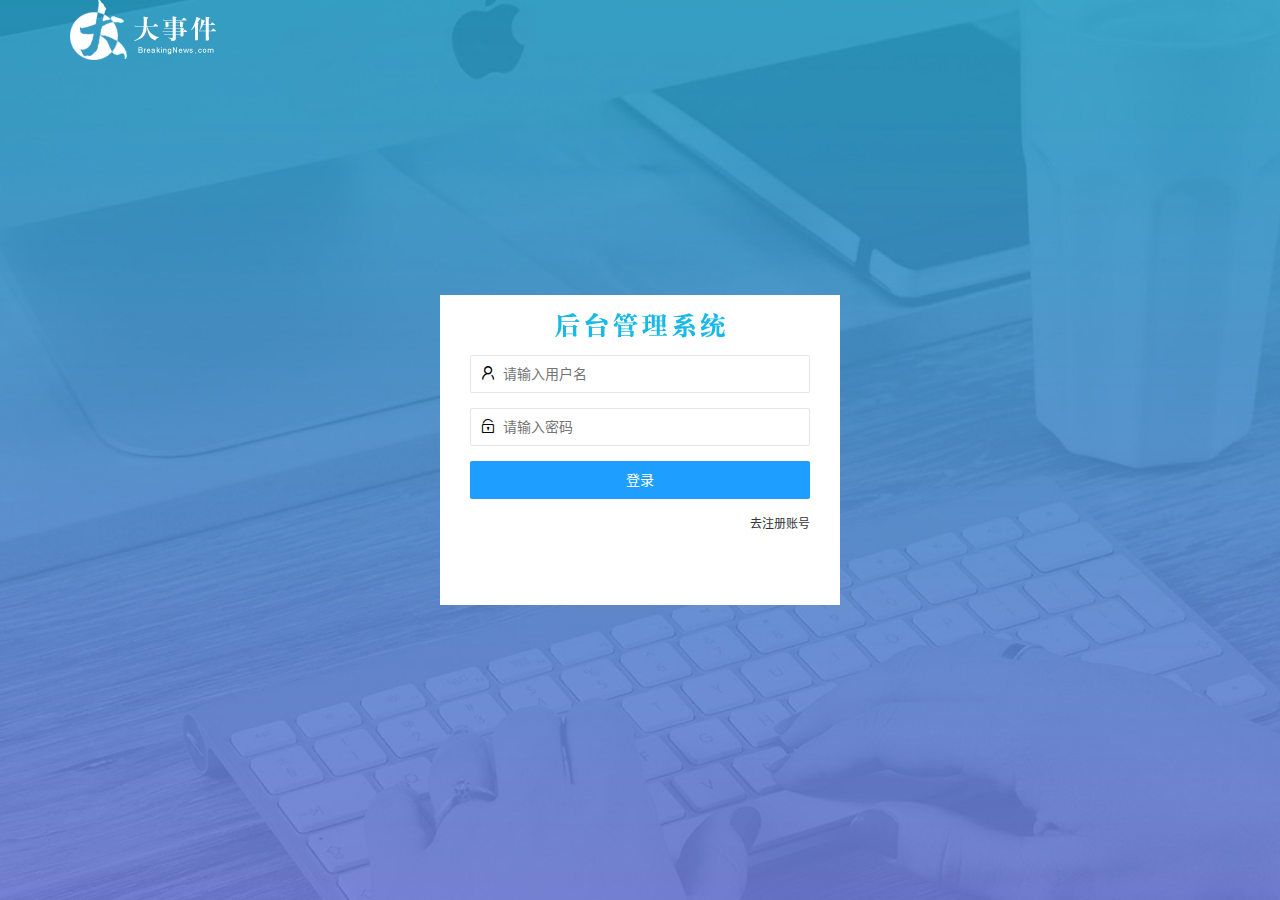
<file: login.html>
<!DOCTYPE html>
<html lang="zh-CN">

<head>
  <meta charset="UTF-8" />
  <meta name="viewport" content="width=device-width, initial-scale=1.0" />
  <link rel="stylesheet" href="/assets/lib/layui/css/layui.css" />
  <link rel="stylesheet" href="/assets/css/login.css" />
  <title>大事件登录页面</title>
</head>

<body>

  <body>
    <!-- 头部的 Logo 区域 -->
    <div class="layui-main">
      <img src="/assets/images/logo.png" alt="" />
    </div>
    <!-- 登录注册区域 -->
    <div class="loginAndRegBox">
      <div class="title-box"></div>
      <!-- 登录的div  -->
      <div class="login-box">
        <form class="layui-form" id="form_login">
          <div class="layui-form-item">
            <i class="layui-icon layui-icon-username"></i>
            <input type="text" name="username" required lay-verify="required" placeholder="请输入用户名" autocomplete="off"
              class="layui-input" />
          </div>
          <div class="layui-form-item">
            <i class="layui-icon layui-icon-password"></i>
            <input type="password" name="password" required lay-verify="required" placeholder="请输入密码" autocomplete="off"
              class="layui-input" />
          </div>
          <div class="layui-form-item">
            <button class="layui-btn layui-btn-fluid layui-btn-normal" lay-submit lay-filter="formDemo">
              登录
            </button>
          </div>
          <div class="layui-form-item links">
            <a href="#" id="link_reg">去注册账号</a>
          </div>
        </form>
      </div>
      <!-- 注册的div -->
      <div class="reg-box">
        <form class="layui-form" id="form_reg">
          <div class="layui-form-item">
            <i class="layui-icon layui-icon-username"></i>
            <input type="text" name="username" required lay-verify="required" placeholder="请输入用户名" autocomplete="off"
              class="layui-input" />
          </div>
          <div class="layui-form-item">
            <i class="layui-icon layui-icon-password"></i>
            <input type="password" name="password" required lay-verify="required|pwd" placeholder="请输入密码"
              autocomplete="off" class="layui-input" />
          </div>
          <div class="layui-form-item">
            <i class="layui-icon layui-icon-password"></i>
            <input type="password" name="repassword" required lay-verify="required|pwd|repwd" placeholder="再次确认密码"
              autocomplete="off" class="layui-input" />
          </div>
          <div class="layui-form-item">
            <button class="layui-btn layui-btn-fluid layui-btn-normal" lay-submit lay-filter="formDemo">
              注册
            </button>
          </div>
          <div class="layui-form-item links">
            <a href="#" id="link_login">去登录</a>
          </div>
        </form>
      </div>
    </div>
  </body>
  <script src="/assets/lib/jquery.js"></script>
  <script src="/assets/lib/layui/layui.all.js"></script>
  <script src="/assets/js/baseAPI.js"></script>
  <script src="/assets/js/login.js"></script>
</body>

</html>
</file>
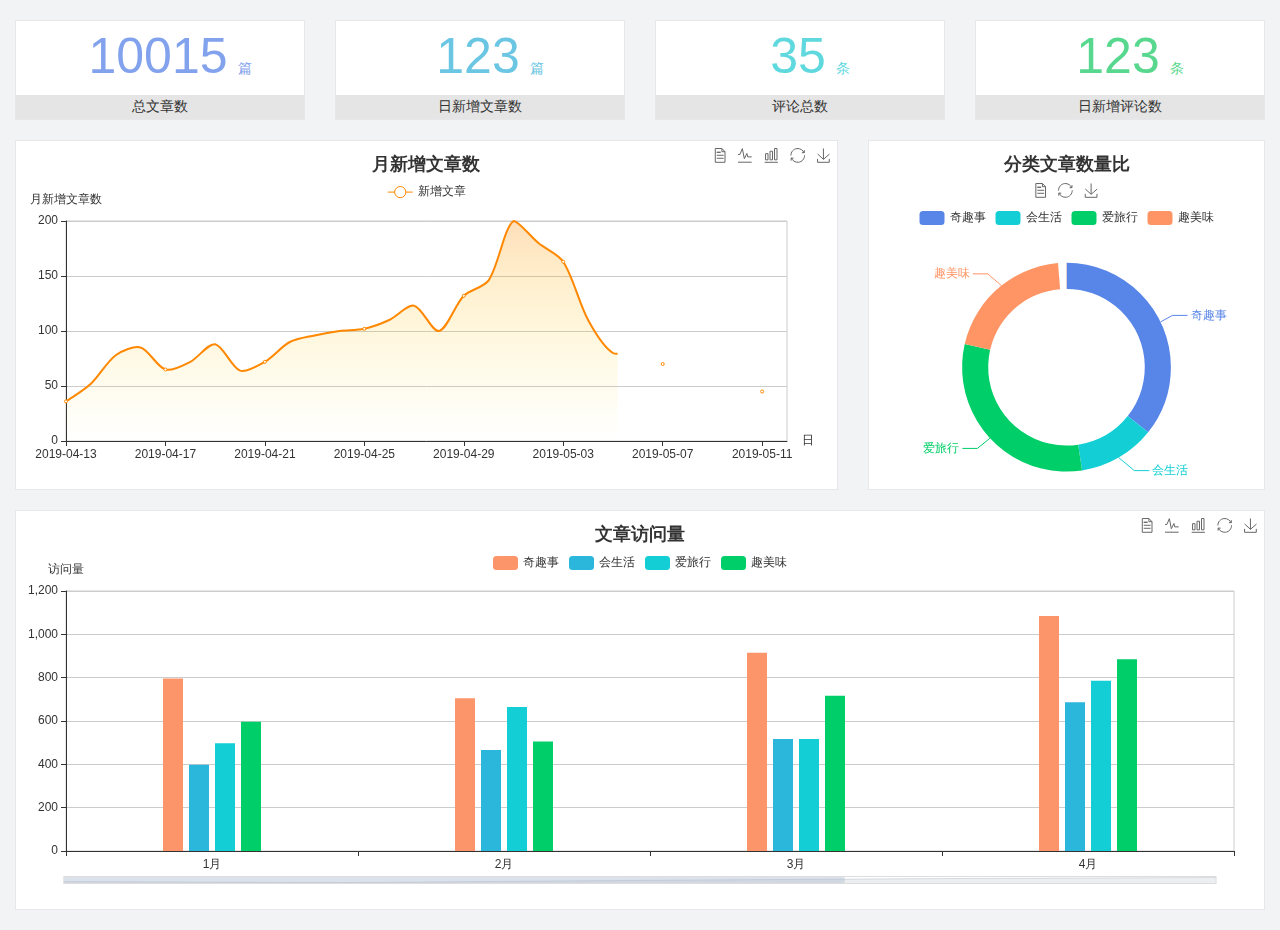
<file: home/dashboard.html>
<!DOCTYPE html>
<html lang="en">

<head>
  <meta charset="UTF-8">
  <meta name="viewport" content="width=device-width, initial-scale=1.0">
  <meta http-equiv="X-UA-Compatible" content="ie=edge">
  <title>图表统计</title>
  <link rel="stylesheet" href="../../assets/lib/bootstrap.css" />
  <link rel="stylesheet" href="../../assets/lib/main.css" />
  <script src="../../assets/lib/jquery.js"></script>
  <script type="text/javascript" src="../../assets/lib/echarts.min.js"></script>
</head>

<body>
  <div class="container-fluid">
    <div class="row spannel_list">
      <div class="col-sm-3 col-xs-6">
        <div class="spannel">
          <em>10015</em><span>篇</span>
          <b>总文章数</b>
        </div>
      </div>
      <div class="col-sm-3 col-xs-6">
        <div class="spannel scolor01">
          <em>123</em><span>篇</span>
          <b>日新增文章数</b>
        </div>
      </div>
      <div class="col-sm-3 col-xs-6">
        <div class="spannel scolor02">
          <em>35</em><span>条</span>
          <b>评论总数</b>
        </div>
      </div>
      <div class="col-sm-3 col-xs-6">
        <div class="spannel scolor03">
          <em>123</em><span>条</span>
          <b>日新增评论数</b>
        </div>
      </div>
    </div>
  </div>

  <div class="container-fluid">
    <div class="row curve-pie">
      <div class="col-lg-8 col-md-8">
        <div class="gragh_pannel" id="curve_show"></div>
      </div>
      <div class="col-lg-4 col-md-4">
        <div class="gragh_pannel" id="pie_show"></div>
      </div>
    </div>
  </div>

  <div class="container-fluid">
    <div class="column_pannel" id="column_show"></div>
  </div>

  <script>
    var oChart = echarts.init(document.getElementById('curve_show'));
    var aList_all = [
      { 'count': 36, 'date': '2019-04-13' },
      { 'count': 52, 'date': '2019-04-14' },
      { 'count': 78, 'date': '2019-04-15' },
      { 'count': 85, 'date': '2019-04-16' },
      { 'count': 65, 'date': '2019-04-17' },
      { 'count': 72, 'date': '2019-04-18' },
      { 'count': 88, 'date': '2019-04-19' },
      { 'count': 64, 'date': '2019-04-20' },
      { 'count': 72, 'date': '2019-04-21' },
      { 'count': 90, 'date': '2019-04-22' },
      { 'count': 96, 'date': '2019-04-23' },
      { 'count': 100, 'date': '2019-04-24' },
      { 'count': 102, 'date': '2019-04-25' },
      { 'count': 110, 'date': '2019-04-26' },
      { 'count': 123, 'date': '2019-04-27' },
      { 'count': 100, 'date': '2019-04-28' },
      { 'count': 132, 'date': '2019-04-29' },
      { 'count': 146, 'date': '2019-04-30' },
      { 'count': 200, 'date': '2019-05-01' },
      { 'count': 180, 'date': '2019-05-02' },
      { 'count': 163, 'date': '2019-05-03' },
      { 'count': 110, 'date': '2019-05-04' },
      { 'count': 80, 'date': '2019-05-05' },
      { 'count': 82, 'date': '2019-05-06' },
      { 'count': 70, 'date': '2019-05-07' },
      { 'count': 65, 'date': '2019-05-08' },
      { 'count': 54, 'date': '2019-05-09' },
      { 'count': 40, 'date': '2019-05-10' },
      { 'count': 45, 'date': '2019-05-11' },
      { 'count': 38, 'date': '2019-05-12' },
    ];

    let aCount = [];
    let aDate = [];

    for (var i = 0; i < aList_all.length; i++) {
      aCount.push(aList_all[i].count);
      aDate.push(aList_all[i].date);
    }

    var chartopt = {
      title: {
        text: '月新增文章数',
        left: 'center',
        top: '10'
      },
      tooltip: {
        trigger: 'axis'
      },
      legend: {
        data: ['新增文章'],
        top: '40'
      },
      toolbox: {
        show: true,
        feature: {
          mark: { show: true },
          dataView: { show: true, readOnly: false },
          magicType: { show: true, type: ['line', 'bar'] },
          restore: { show: true },
          saveAsImage: { show: true }
        }
      },
      calculable: true,
      xAxis: [
        {
          name: '日',
          type: 'category',
          boundaryGap: false,
          data: aDate
        }
      ],
      yAxis: [
        {
          name: '月新增文章数',
          type: 'value'
        }
      ],
      series: [
        {
          name: '新增文章',
          type: 'line',
          smooth: true,
          itemStyle: { normal: { areaStyle: { type: 'default' }, color: '#f80' }, lineStyle: { color: '#f80' } },
          data: aCount
        }],
      areaStyle: {
        normal: {
          color: new echarts.graphic.LinearGradient(0, 0, 0, 1, [{
            offset: 0,
            color: 'rgba(255,136,0,0.39)'
          }, {
            offset: .34,
            color: 'rgba(255,180,0,0.25)'
          }, {
            offset: 1,
            color: 'rgba(255,222,0,0.00)'
          }])

        }
      },
      grid: {
        show: true,
        x: 50,
        x2: 50,
        y: 80,
        height: 220
      }
    };

    oChart.setOption(chartopt);


    var oPie = echarts.init(document.getElementById('pie_show'));
    var oPieopt =
    {
      title: {
        top: 10,
        text: '分类文章数量比',
        x: 'center'
      },
      tooltip: {
        trigger: 'item',
        formatter: "{a} <br/>{b} : {c} ({d}%)"
      },
      color: ['#5885e8', '#13cfd5', '#00ce68', '#ff9565'],
      legend: {
        x: 'center',
        top: 65,
        data: ['奇趣事', '会生活', '爱旅行', '趣美味']
      },
      toolbox: {
        show: true,
        x: 'center',
        top: 35,
        feature: {
          mark: { show: true },
          dataView: { show: true, readOnly: false },
          magicType: {
            show: true,
            type: ['pie', 'funnel'],
            option: {
              funnel: {
                x: '25%',
                width: '50%',
                funnelAlign: 'left',
                max: 1548
              }
            }
          },
          restore: { show: true },
          saveAsImage: { show: true }
        }
      },
      calculable: true,
      series: [
        {
          name: '访问来源',
          type: 'pie',
          radius: ['45%', '60%'],
          center: ['50%', '65%'],
          data: [
            { value: 300, name: '奇趣事' },
            { value: 100, name: '会生活' },
            { value: 260, name: '爱旅行' },
            { value: 180, name: '趣美味' }
          ]
        }
      ]
    };
    oPie.setOption(oPieopt);



    var oColumn = this.echarts.init(document.getElementById('column_show'));
    var oColumnopt =
    {
      title: {
        text: '文章访问量',
        left: 'center',
        top: '10'
      },
      tooltip: {
        trigger: 'axis'
      },
      legend: {
        data: ['奇趣事', '会生活', '爱旅行', '趣美味'],
        top: '40'
      },
      toolbox: {
        show: true,
        feature: {
          mark: { show: true },
          dataView: { show: true, readOnly: false },
          magicType: { show: true, type: ['line', 'bar'] },
          restore: { show: true },
          saveAsImage: { show: true }
        }
      },
      calculable: true,
      xAxis: [
        {
          type: 'category',
          data: ['1月', '2月', '3月', '4月', '5月']
        }
      ],
      yAxis: [
        {
          name: '访问量',
          type: 'value'
        }
      ],
      series: [
        {
          name: '奇趣事',
          type: 'bar',
          barWidth: 20,
          itemStyle: {
            normal: { areaStyle: { type: 'default' }, color: '#fd956a' }
          },
          data: [800, 708, 920, 1090, 1200]
        },
        {
          name: '会生活',
          type: 'bar',
          barWidth: 20,
          itemStyle: {
            normal: { areaStyle: { type: 'default' }, color: '#2bb6db' }
          },
          data: [400, 468, 520, 690, 800]
        },
        {
          name: '爱旅行',
          type: 'bar',
          barWidth: 20,
          itemStyle: {
            normal: { areaStyle: { type: 'default' }, color: '#13cfd5' }
          },
          data: [500, 668, 520, 790, 900]
        },
        {
          name: '趣美味',
          type: 'bar',
          barWidth: 20,
          itemStyle: {
            normal: { areaStyle: { type: 'default' }, color: '#00ce68' }
          },
          data: [600, 508, 720, 890, 1000]
        }
      ],
      grid: {
        show: true,
        x: 50,
        x2: 30,
        y: 80,
        height: 260
      },
      dataZoom: [//给x轴设置滚动条
        {
          start: 0,//默认为0
          end: 100 - 1000 / 31,//默认为100
          type: 'slider',
          show: true,
          xAxisIndex: [0],
          handleSize: 0,//滑动条的 左右2个滑动条的大小
          height: 8,//组件高度
          left: 45, //左边的距离
          right: 50,//右边的距离
          bottom: 26,//右边的距离
          handleColor: '#ddd',//h滑动图标的颜色
          handleStyle: {
            borderColor: "#cacaca",
            borderWidth: "1",
            shadowBlur: 2,
            background: "#ddd",
            shadowColor: "#ddd",
          }
        }]
    };
    oColumn.setOption(oColumnopt);
  </script>
</body>

</html>
</file>
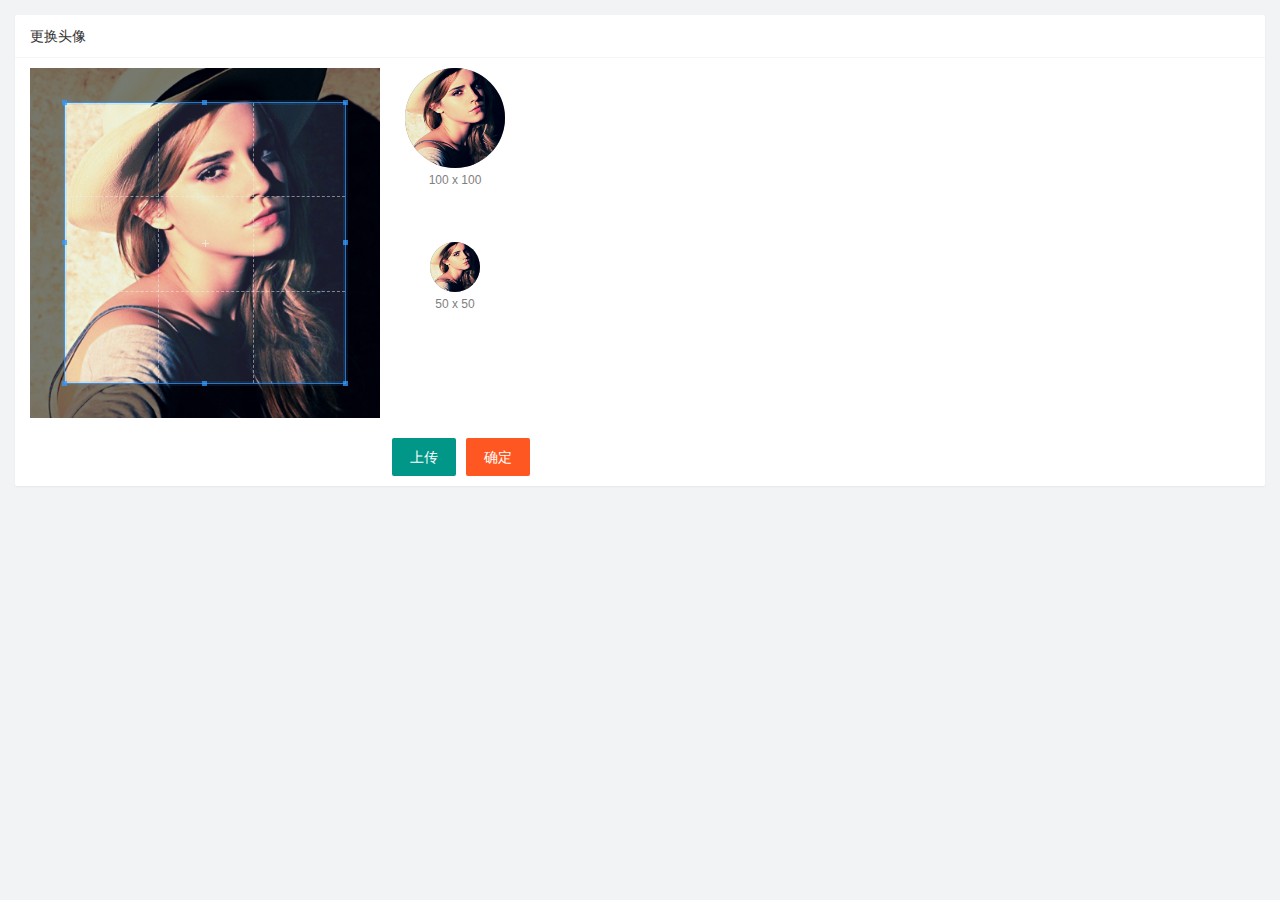
<file: user/user_avatar.html>
<!DOCTYPE html>
<html lang="en">
  <head>
    <meta charset="UTF-8" />
    <meta name="viewport" content="width=device-width, initial-scale=1.0" />
    <title>Document</title>
    <link rel="stylesheet" href="/assets/lib/layui/css/layui.css" />
    <link rel="stylesheet" href="/assets/lib/cropper/cropper.css" />
    <link rel="stylesheet" href="/assets/css/user/user_avatar.css" />
  </head>
  <body>
    <!-- 卡片区域 -->
    <div class="layui-card">
      <div class="layui-card-header">更换头像</div>
      <div class="layui-card-body">
        <!-- 第一行的图片裁剪和预览区域 -->
<div class="row1">
    <!-- 图片裁剪区域 -->
    <div class="cropper-box">
    <!-- 这个 img 标签很重要，将来会把它初始化为裁剪区域 -->
    <img id="image" src="/assets/images/sample.jpg" />
    </div>
    <!-- 图片的预览区域 -->
    <div class="preview-box">
    <div>
    <!-- 宽高为 100px 的预览区域 -->
    <div class="img-preview w100"></div>
    <p class="size">100 x 100</p>
    </div>
    <div>
    <!-- 宽高为 50px 的预览区域 -->
    <div class="img-preview w50"></div>
    <p class="size">50 x 50</p>
    </div>
    </div>
    </div
    <!-- 第二行的按钮区域 -->
    <div class="row2">
     <input type="file" id="file" accept="image/png,image/jpeg" />
    <button type="button" class="layui-btn" id="btnChooseImage">上传</button>
    <button type="button" class="layui-btn layui-btn-danger" id="btnUpload">确定</button>
    </div>
      </div>
    </div>
  </body>
  <script src="/assets/lib/jquery.js"></script>
  <script src="/assets/lib/cropper/Cropper.js"></script>
  <script src="/assets/lib/cropper/jquery-cropper.js"></script>
  <script src="/assets/lib/layui/layui.all.js"></script>
  <script src="/assets/js/baseAPI.js"></script>
  <script src="/assets/js/user/user_avatar.js"></script>
</html>
</file>
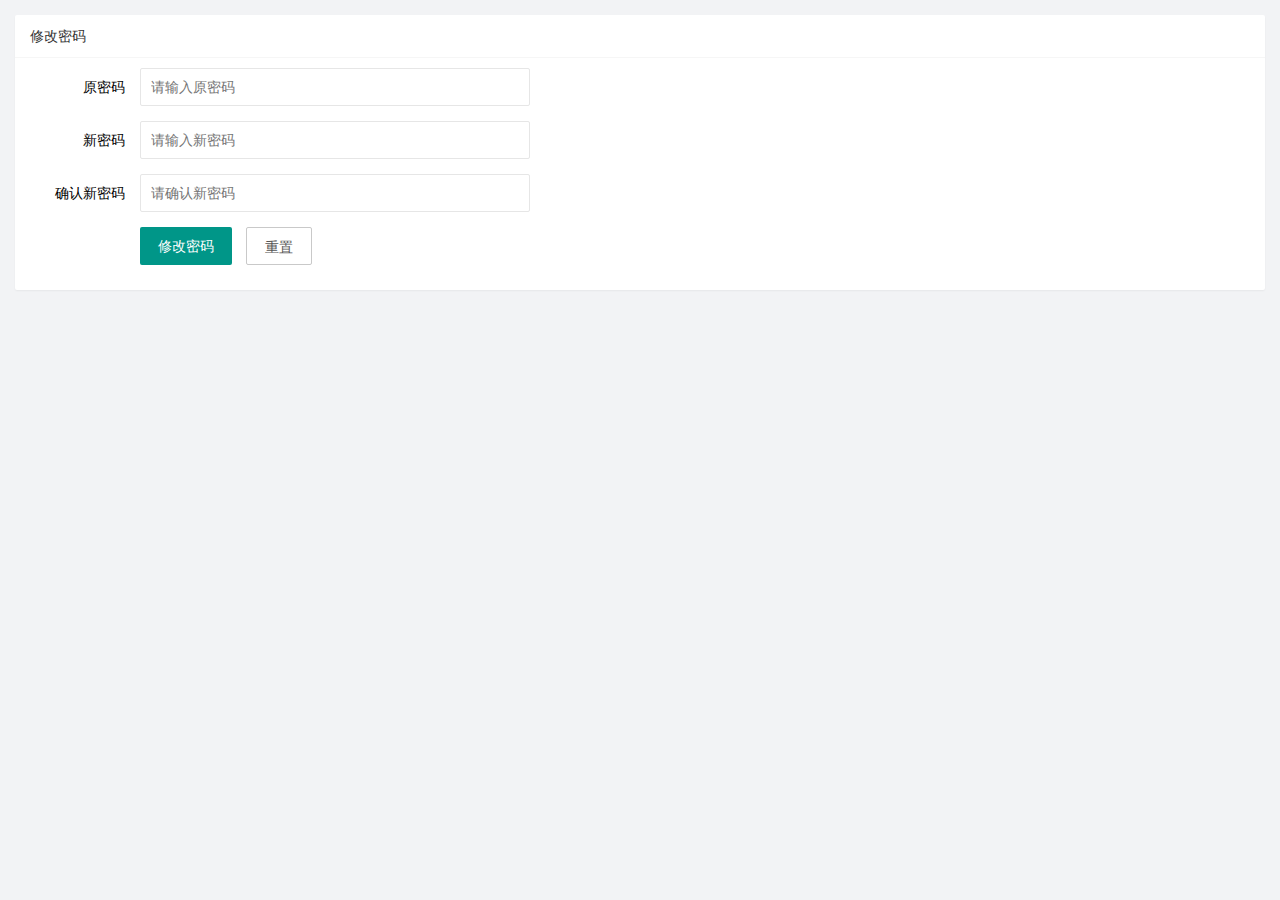
<file: user/user_pwd.html>
<!DOCTYPE html>
<html lang="en">
  <head>
    <meta charset="UTF-8" />
    <meta name="viewport" content="width=device-width, initial-scale=1.0" />
    <title>Document</title>
    <link rel="stylesheet" href="/assets/lib/layui/css/layui.css" />
    <link rel="stylesheet" href="/assets/css/user/user_pwd.css" />
  </head>
  <body>
    <!-- 卡片区域 -->
    <div class="layui-card">
      <div class="layui-card-header">修改密码</div>
      <div class="layui-card-body">
        <form class="layui-form">
          <div class="layui-form-item">
            <label class="layui-form-label">原密码</label>
            <div class="layui-input-block">
              <input
                type="password"
                name="oldPwd"
                required
                lay-verify="required|pwd"
                placeholder="请输入原密码"
                autocomplete="off"
                class="layui-input"
              />
            </div>
          </div>
          <div class="layui-form-item">
            <label class="layui-form-label">新密码</label>
            <div class="layui-input-block">
              <input
                type="password"
                name="newPwd"
                required
                lay-verify="required|pwd|samePwd"
                placeholder="请输入新密码"
                autocomplete="off"
                class="layui-input"
              />
            </div>
          </div>
          <div class="layui-form-item">
            <label class="layui-form-label">确认新密码</label>
            <div class="layui-input-block">
              <input
                type="password"
                name="rePwd"
                required
                lay-verify="required|pwd|rePwd"
                placeholder="请确认新密码"
                autocomplete="off"
                class="layui-input"
              />
            </div>
          </div>
          <div class="layui-form-item">
            <div class="layui-input-block">
              <button class="layui-btn" lay-submit lay-filter="formDemo">
                修改密码
              </button>
              <button type="reset" class="layui-btn layui-btn-primary">
                重置
              </button>
            </div>
          </div>
        </form>
      </div>
    </div>
  </body>
  <!-- 导入 layui 的 js -->
  <script src="/assets/lib/layui/layui.all.js"></script>
  <!-- 导入 jQuery -->
  <script src="/assets/lib/jquery.js"></script>
  <!-- 导入 baseAPI -->
  <script src="/assets/js/baseAPI.js"></script>
  <!-- 导入自己的 js -->
  <script src="/assets/js/user/user_pwd.js"></script>
</html>
</file>
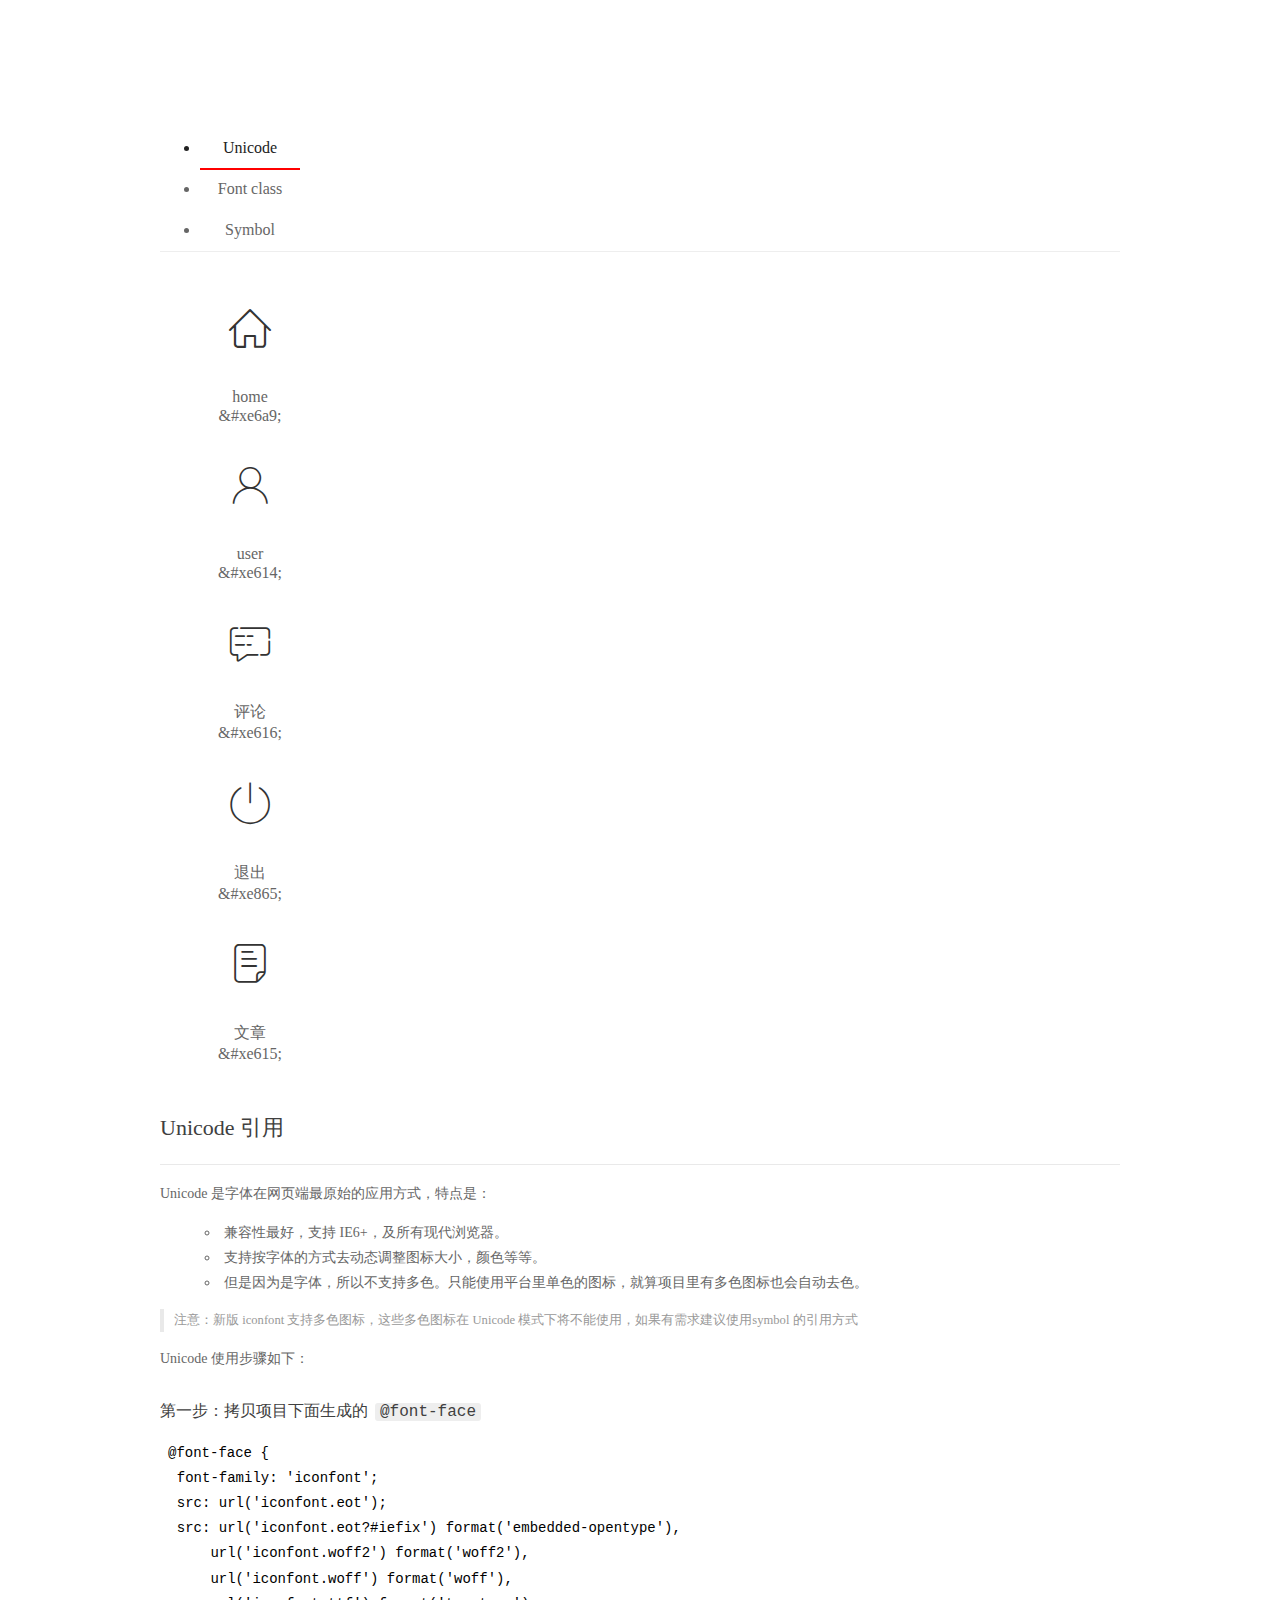
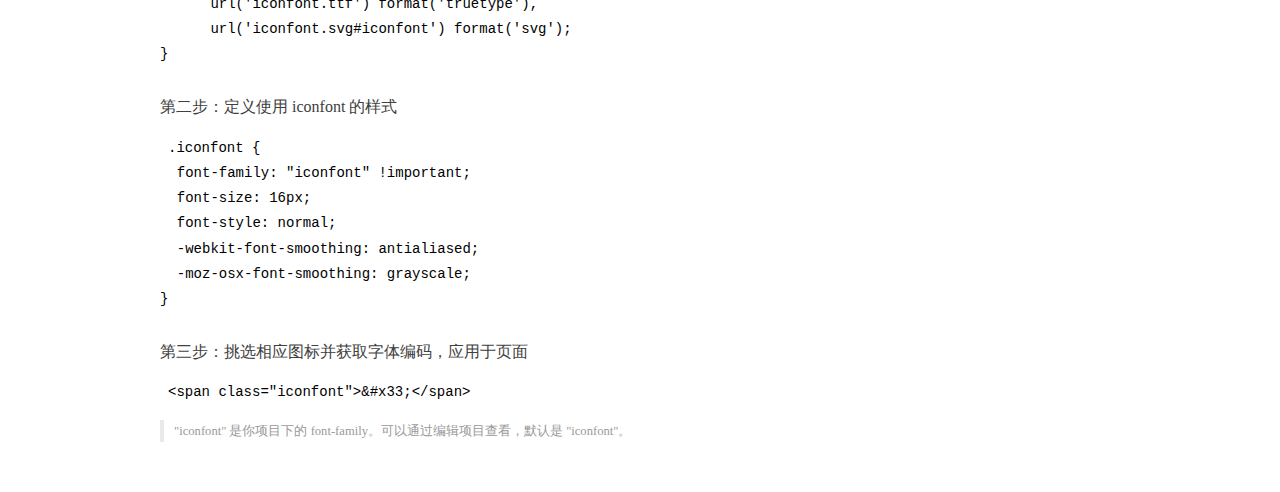
<file: assets/fonts/demo_index.html>
<!DOCTYPE html>
<html>
<head>
  <meta charset="utf-8"/>
  <title>IconFont Demo</title>
  <link rel="shortcut icon" href="https://gtms04.alicdn.com/tps/i4/TB1_oz6GVXXXXaFXpXXJDFnIXXX-64-64.ico" type="image/x-icon"/>
  <link rel="stylesheet" href="https://g.alicdn.com/thx/cube/1.3.2/cube.min.css">
  <link rel="stylesheet" href="demo.css">
  <link rel="stylesheet" href="iconfont.css">
  <script src="iconfont.js"></script>
  <!-- jQuery -->
  <script src="https://a1.alicdn.com/oss/uploads/2018/12/26/7bfddb60-08e8-11e9-9b04-53e73bb6408b.js"></script>
  <!-- 代码高亮 -->
  <script src="https://a1.alicdn.com/oss/uploads/2018/12/26/a3f714d0-08e6-11e9-8a15-ebf944d7534c.js"></script>
</head>
<body>
  <div class="main">
    <h1 class="logo"><a href="https://www.iconfont.cn/" title="iconfont 首页" target="_blank">&#xe86b;</a></h1>
    <div class="nav-tabs">
      <ul id="tabs" class="dib-box">
        <li class="dib active"><span>Unicode</span></li>
        <li class="dib"><span>Font class</span></li>
        <li class="dib"><span>Symbol</span></li>
      </ul>
      
    </div>
    <div class="tab-container">
      <div class="content unicode" style="display: block;">
          <ul class="icon_lists dib-box">
          
            <li class="dib">
              <span class="icon iconfont">&#xe6a9;</span>
                <div class="name">home</div>
                <div class="code-name">&amp;#xe6a9;</div>
              </li>
          
            <li class="dib">
              <span class="icon iconfont">&#xe614;</span>
                <div class="name">user</div>
                <div class="code-name">&amp;#xe614;</div>
              </li>
          
            <li class="dib">
              <span class="icon iconfont">&#xe616;</span>
                <div class="name">评论</div>
                <div class="code-name">&amp;#xe616;</div>
              </li>
          
            <li class="dib">
              <span class="icon iconfont">&#xe865;</span>
                <div class="name">退出</div>
                <div class="code-name">&amp;#xe865;</div>
              </li>
          
            <li class="dib">
              <span class="icon iconfont">&#xe615;</span>
                <div class="name">文章</div>
                <div class="code-name">&amp;#xe615;</div>
              </li>
          
          </ul>
          <div class="article markdown">
          <h2 id="unicode-">Unicode 引用</h2>
          <hr>

          <p>Unicode 是字体在网页端最原始的应用方式，特点是：</p>
          <ul>
            <li>兼容性最好，支持 IE6+，及所有现代浏览器。</li>
            <li>支持按字体的方式去动态调整图标大小，颜色等等。</li>
            <li>但是因为是字体，所以不支持多色。只能使用平台里单色的图标，就算项目里有多色图标也会自动去色。</li>
          </ul>
          <blockquote>
            <p>注意：新版 iconfont 支持多色图标，这些多色图标在 Unicode 模式下将不能使用，如果有需求建议使用symbol 的引用方式</p>
          </blockquote>
          <p>Unicode 使用步骤如下：</p>
          <h3 id="-font-face">第一步：拷贝项目下面生成的 <code>@font-face</code></h3>
<pre><code class="language-css"
>@font-face {
  font-family: 'iconfont';
  src: url('iconfont.eot');
  src: url('iconfont.eot?#iefix') format('embedded-opentype'),
      url('iconfont.woff2') format('woff2'),
      url('iconfont.woff') format('woff'),
      url('iconfont.ttf') format('truetype'),
      url('iconfont.svg#iconfont') format('svg');
}
</code></pre>
          <h3 id="-iconfont-">第二步：定义使用 iconfont 的样式</h3>
<pre><code class="language-css"
>.iconfont {
  font-family: "iconfont" !important;
  font-size: 16px;
  font-style: normal;
  -webkit-font-smoothing: antialiased;
  -moz-osx-font-smoothing: grayscale;
}
</code></pre>
          <h3 id="-">第三步：挑选相应图标并获取字体编码，应用于页面</h3>
<pre>
<code class="language-html"
>&lt;span class="iconfont"&gt;&amp;#x33;&lt;/span&gt;
</code></pre>
          <blockquote>
            <p>"iconfont" 是你项目下的 font-family。可以通过编辑项目查看，默认是 "iconfont"。</p>
          </blockquote>
          </div>
      </div>
      <div class="content font-class">
        <ul class="icon_lists dib-box">
          
          <li class="dib">
            <span class="icon iconfont icon-home"></span>
            <div class="name">
              home
            </div>
            <div class="code-name">.icon-home
            </div>
          </li>
          
          <li class="dib">
            <span class="icon iconfont icon-user"></span>
            <div class="name">
              user
            </div>
            <div class="code-name">.icon-user
            </div>
          </li>
          
          <li class="dib">
            <span class="icon iconfont icon-pinglun"></span>
            <div class="name">
              评论
            </div>
            <div class="code-name">.icon-pinglun
            </div>
          </li>
          
          <li class="dib">
            <span class="icon iconfont icon-tuichu"></span>
            <div class="name">
              退出
            </div>
            <div class="code-name">.icon-tuichu
            </div>
          </li>
          
          <li class="dib">
            <span class="icon iconfont icon-16"></span>
            <div class="name">
              文章
            </div>
            <div class="code-name">.icon-16
            </div>
          </li>
          
        </ul>
        <div class="article markdown">
        <h2 id="font-class-">font-class 引用</h2>
        <hr>

        <p>font-class 是 Unicode 使用方式的一种变种，主要是解决 Unicode 书写不直观，语意不明确的问题。</p>
        <p>与 Unicode 使用方式相比，具有如下特点：</p>
        <ul>
          <li>兼容性良好，支持 IE8+，及所有现代浏览器。</li>
          <li>相比于 Unicode 语意明确，书写更直观。可以很容易分辨这个 icon 是什么。</li>
          <li>因为使用 class 来定义图标，所以当要替换图标时，只需要修改 class 里面的 Unicode 引用。</li>
          <li>不过因为本质上还是使用的字体，所以多色图标还是不支持的。</li>
        </ul>
        <p>使用步骤如下：</p>
        <h3 id="-fontclass-">第一步：引入项目下面生成的 fontclass 代码：</h3>
<pre><code class="language-html">&lt;link rel="stylesheet" href="./iconfont.css"&gt;
</code></pre>
        <h3 id="-">第二步：挑选相应图标并获取类名，应用于页面：</h3>
<pre><code class="language-html">&lt;span class="iconfont icon-xxx"&gt;&lt;/span&gt;
</code></pre>
        <blockquote>
          <p>"
            iconfont" 是你项目下的 font-family。可以通过编辑项目查看，默认是 "iconfont"。</p>
        </blockquote>
      </div>
      </div>
      <div class="content symbol">
          <ul class="icon_lists dib-box">
          
            <li class="dib">
                <svg class="icon svg-icon" aria-hidden="true">
                  <use xlink:href="#icon-home"></use>
                </svg>
                <div class="name">home</div>
                <div class="code-name">#icon-home</div>
            </li>
          
            <li class="dib">
                <svg class="icon svg-icon" aria-hidden="true">
                  <use xlink:href="#icon-user"></use>
                </svg>
                <div class="name">user</div>
                <div class="code-name">#icon-user</div>
            </li>
          
            <li class="dib">
                <svg class="icon svg-icon" aria-hidden="true">
                  <use xlink:href="#icon-pinglun"></use>
                </svg>
                <div class="name">评论</div>
                <div class="code-name">#icon-pinglun</div>
            </li>
          
            <li class="dib">
                <svg class="icon svg-icon" aria-hidden="true">
                  <use xlink:href="#icon-tuichu"></use>
                </svg>
                <div class="name">退出</div>
                <div class="code-name">#icon-tuichu</div>
            </li>
          
            <li class="dib">
                <svg class="icon svg-icon" aria-hidden="true">
                  <use xlink:href="#icon-16"></use>
                </svg>
                <div class="name">文章</div>
                <div class="code-name">#icon-16</div>
            </li>
          
          </ul>
          <div class="article markdown">
          <h2 id="symbol-">Symbol 引用</h2>
          <hr>

          <p>这是一种全新的使用方式，应该说这才是未来的主流，也是平台目前推荐的用法。相关介绍可以参考这篇<a href="">文章</a>
            这种用法其实是做了一个 SVG 的集合，与另外两种相比具有如下特点：</p>
          <ul>
            <li>支持多色图标了，不再受单色限制。</li>
            <li>通过一些技巧，支持像字体那样，通过 <code>font-size</code>, <code>color</code> 来调整样式。</li>
            <li>兼容性较差，支持 IE9+，及现代浏览器。</li>
            <li>浏览器渲染 SVG 的性能一般，还不如 png。</li>
          </ul>
          <p>使用步骤如下：</p>
          <h3 id="-symbol-">第一步：引入项目下面生成的 symbol 代码：</h3>
<pre><code class="language-html">&lt;script src="./iconfont.js"&gt;&lt;/script&gt;
</code></pre>
          <h3 id="-css-">第二步：加入通用 CSS 代码（引入一次就行）：</h3>
<pre><code class="language-html">&lt;style&gt;
.icon {
  width: 1em;
  height: 1em;
  vertical-align: -0.15em;
  fill: currentColor;
  overflow: hidden;
}
&lt;/style&gt;
</code></pre>
          <h3 id="-">第三步：挑选相应图标并获取类名，应用于页面：</h3>
<pre><code class="language-html">&lt;svg class="icon" aria-hidden="true"&gt;
  &lt;use xlink:href="#icon-xxx"&gt;&lt;/use&gt;
&lt;/svg&gt;
</code></pre>
          </div>
      </div>

    </div>
  </div>
  <script>
  $(document).ready(function () {
      $('.tab-container .content:first').show()

      $('#tabs li').click(function (e) {
        var tabContent = $('.tab-container .content')
        var index = $(this).index()

        if ($(this).hasClass('active')) {
          return
        } else {
          $('#tabs li').removeClass('active')
          $(this).addClass('active')

          tabContent.hide().eq(index).fadeIn()
        }
      })
    })
  </script>
</body>
</html>
</file>
<file: assets/lib/layui/css/layui.css>
/** layui-v2.5.5 MIT License By https://www.layui.com */
 .layui-inline,img{display:inline-block;vertical-align:middle}h1,h2,h3,h4,h5,h6{font-weight:400}.layui-edge,.layui-header,.layui-inline,.layui-main{position:relative}.layui-body,.layui-edge,.layui-elip{overflow:hidden}.layui-btn,.layui-edge,.layui-inline,img{vertical-align:middle}.layui-btn,.layui-disabled,.layui-icon,.layui-unselect{-moz-user-select:none;-webkit-user-select:none;-ms-user-select:none}.layui-elip,.layui-form-checkbox span,.layui-form-pane .layui-form-label{text-overflow:ellipsis;white-space:nowrap}.layui-breadcrumb,.layui-tree-btnGroup{visibility:hidden}blockquote,body,button,dd,div,dl,dt,form,h1,h2,h3,h4,h5,h6,input,li,ol,p,pre,td,textarea,th,ul{margin:0;padding:0;-webkit-tap-highlight-color:rgba(0,0,0,0)}a:active,a:hover{outline:0}img{border:none}li{list-style:none}table{border-collapse:collapse;border-spacing:0}h4,h5,h6{font-size:100%}button,input,optgroup,option,select,textarea{font-family:inherit;font-size:inherit;font-style:inherit;font-weight:inherit;outline:0}pre{white-space:pre-wrap;white-space:-moz-pre-wrap;white-space:-pre-wrap;white-space:-o-pre-wrap;word-wrap:break-word}body{line-height:24px;font:14px Helvetica Neue,Helvetica,PingFang SC,Tahoma,Arial,sans-serif}hr{height:1px;margin:10px 0;border:0;clear:both}a{color:#333;text-decoration:none}a:hover{color:#777}a cite{font-style:normal;*cursor:pointer}.layui-border-box,.layui-border-box *{box-sizing:border-box}.layui-box,.layui-box *{box-sizing:content-box}.layui-clear{clear:both;*zoom:1}.layui-clear:after{content:'\20';clear:both;*zoom:1;display:block;height:0}.layui-inline{*display:inline;*zoom:1}.layui-edge{display:inline-block;width:0;height:0;border-width:6px;border-style:dashed;border-color:transparent}.layui-edge-top{top:-4px;border-bottom-color:#999;border-bottom-style:solid}.layui-edge-right{border-left-color:#999;border-left-style:solid}.layui-edge-bottom{top:2px;border-top-color:#999;border-top-style:solid}.layui-edge-left{border-right-color:#999;border-right-style:solid}.layui-disabled,.layui-disabled:hover{color:#d2d2d2!important;cursor:not-allowed!important}.layui-circle{border-radius:100%}.layui-show{display:block!important}.layui-hide{display:none!important}@font-face{font-family:layui-icon;src:url(../font/iconfont.eot?v=250);src:url(../font/iconfont.eot?v=250#iefix) format('embedded-opentype'),url(../font/iconfont.woff2?v=250) format('woff2'),url(../font/iconfont.woff?v=250) format('woff'),url(../font/iconfont.ttf?v=250) format('truetype'),url(../font/iconfont.svg?v=250#layui-icon) format('svg')}.layui-icon{font-family:layui-icon!important;font-size:16px;font-style:normal;-webkit-font-smoothing:antialiased;-moz-osx-font-smoothing:grayscale}.layui-icon-reply-fill:before{content:"\e611"}.layui-icon-set-fill:before{content:"\e614"}.layui-icon-menu-fill:before{content:"\e60f"}.layui-icon-search:before{content:"\e615"}.layui-icon-share:before{content:"\e641"}.layui-icon-set-sm:before{content:"\e620"}.layui-icon-engine:before{content:"\e628"}.layui-icon-close:before{content:"\1006"}.layui-icon-close-fill:before{content:"\1007"}.layui-icon-chart-screen:before{content:"\e629"}.layui-icon-star:before{content:"\e600"}.layui-icon-circle-dot:before{content:"\e617"}.layui-icon-chat:before{content:"\e606"}.layui-icon-release:before{content:"\e609"}.layui-icon-list:before{content:"\e60a"}.layui-icon-chart:before{content:"\e62c"}.layui-icon-ok-circle:before{content:"\1005"}.layui-icon-layim-theme:before{content:"\e61b"}.layui-icon-table:before{content:"\e62d"}.layui-icon-right:before{content:"\e602"}.layui-icon-left:before{content:"\e603"}.layui-icon-cart-simple:before{content:"\e698"}.layui-icon-face-cry:before{content:"\e69c"}.layui-icon-face-smile:before{content:"\e6af"}.layui-icon-survey:before{content:"\e6b2"}.layui-icon-tree:before{content:"\e62e"}.layui-icon-upload-circle:before{content:"\e62f"}.layui-icon-add-circle:before{content:"\e61f"}.layui-icon-download-circle:before{content:"\e601"}.layui-icon-templeate-1:before{content:"\e630"}.layui-icon-util:before{content:"\e631"}.layui-icon-face-surprised:before{content:"\e664"}.layui-icon-edit:before{content:"\e642"}.layui-icon-speaker:before{content:"\e645"}.layui-icon-down:before{content:"\e61a"}.layui-icon-file:before{content:"\e621"}.layui-icon-layouts:before{content:"\e632"}.layui-icon-rate-half:before{content:"\e6c9"}.layui-icon-add-circle-fine:before{content:"\e608"}.layui-icon-prev-circle:before{content:"\e633"}.layui-icon-read:before{content:"\e705"}.layui-icon-404:before{content:"\e61c"}.layui-icon-carousel:before{content:"\e634"}.layui-icon-help:before{content:"\e607"}.layui-icon-code-circle:before{content:"\e635"}.layui-icon-water:before{content:"\e636"}.layui-icon-username:before{content:"\e66f"}.layui-icon-find-fill:before{content:"\e670"}.layui-icon-about:before{content:"\e60b"}.layui-icon-location:before{content:"\e715"}.layui-icon-up:before{content:"\e619"}.layui-icon-pause:before{content:"\e651"}.layui-icon-date:before{content:"\e637"}.layui-icon-layim-uploadfile:before{content:"\e61d"}.layui-icon-delete:before{content:"\e640"}.layui-icon-play:before{content:"\e652"}.layui-icon-top:before{content:"\e604"}.layui-icon-friends:before{content:"\e612"}.layui-icon-refresh-3:before{content:"\e9aa"}.layui-icon-ok:before{content:"\e605"}.layui-icon-layer:before{content:"\e638"}.layui-icon-face-smile-fine:before{content:"\e60c"}.layui-icon-dollar:before{content:"\e659"}.layui-icon-group:before{content:"\e613"}.layui-icon-layim-download:before{content:"\e61e"}.layui-icon-picture-fine:before{content:"\e60d"}.layui-icon-link:before{content:"\e64c"}.layui-icon-diamond:before{content:"\e735"}.layui-icon-log:before{content:"\e60e"}.layui-icon-rate-solid:before{content:"\e67a"}.layui-icon-fonts-del:before{content:"\e64f"}.layui-icon-unlink:before{content:"\e64d"}.layui-icon-fonts-clear:before{content:"\e639"}.layui-icon-triangle-r:before{content:"\e623"}.layui-icon-circle:before{content:"\e63f"}.layui-icon-radio:before{content:"\e643"}.layui-icon-align-center:before{content:"\e647"}.layui-icon-align-right:before{content:"\e648"}.layui-icon-align-left:before{content:"\e649"}.layui-icon-loading-1:before{content:"\e63e"}.layui-icon-return:before{content:"\e65c"}.layui-icon-fonts-strong:before{content:"\e62b"}.layui-icon-upload:before{content:"\e67c"}.layui-icon-dialogue:before{content:"\e63a"}.layui-icon-video:before{content:"\e6ed"}.layui-icon-headset:before{content:"\e6fc"}.layui-icon-cellphone-fine:before{content:"\e63b"}.layui-icon-add-1:before{content:"\e654"}.layui-icon-face-smile-b:before{content:"\e650"}.layui-icon-fonts-html:before{content:"\e64b"}.layui-icon-form:before{content:"\e63c"}.layui-icon-cart:before{content:"\e657"}.layui-icon-camera-fill:before{content:"\e65d"}.layui-icon-tabs:before{content:"\e62a"}.layui-icon-fonts-code:before{content:"\e64e"}.layui-icon-fire:before{content:"\e756"}.layui-icon-set:before{content:"\e716"}.layui-icon-fonts-u:before{content:"\e646"}.layui-icon-triangle-d:before{content:"\e625"}.layui-icon-tips:before{content:"\e702"}.layui-icon-picture:before{content:"\e64a"}.layui-icon-more-vertical:before{content:"\e671"}.layui-icon-flag:before{content:"\e66c"}.layui-icon-loading:before{content:"\e63d"}.layui-icon-fonts-i:before{content:"\e644"}.layui-icon-refresh-1:before{content:"\e666"}.layui-icon-rmb:before{content:"\e65e"}.layui-icon-home:before{content:"\e68e"}.layui-icon-user:before{content:"\e770"}.layui-icon-notice:before{content:"\e667"}.layui-icon-login-weibo:before{content:"\e675"}.layui-icon-voice:before{content:"\e688"}.layui-icon-upload-drag:before{content:"\e681"}.layui-icon-login-qq:before{content:"\e676"}.layui-icon-snowflake:before{content:"\e6b1"}.layui-icon-file-b:before{content:"\e655"}.layui-icon-template:before{content:"\e663"}.layui-icon-auz:before{content:"\e672"}.layui-icon-console:before{content:"\e665"}.layui-icon-app:before{content:"\e653"}.layui-icon-prev:before{content:"\e65a"}.layui-icon-website:before{content:"\e7ae"}.layui-icon-next:before{content:"\e65b"}.layui-icon-component:before{content:"\e857"}.layui-icon-more:before{content:"\e65f"}.layui-icon-login-wechat:before{content:"\e677"}.layui-icon-shrink-right:before{content:"\e668"}.layui-icon-spread-left:before{content:"\e66b"}.layui-icon-camera:before{content:"\e660"}.layui-icon-note:before{content:"\e66e"}.layui-icon-refresh:before{content:"\e669"}.layui-icon-female:before{content:"\e661"}.layui-icon-male:before{content:"\e662"}.layui-icon-password:before{content:"\e673"}.layui-icon-senior:before{content:"\e674"}.layui-icon-theme:before{content:"\e66a"}.layui-icon-tread:before{content:"\e6c5"}.layui-icon-praise:before{content:"\e6c6"}.layui-icon-star-fill:before{content:"\e658"}.layui-icon-rate:before{content:"\e67b"}.layui-icon-template-1:before{content:"\e656"}.layui-icon-vercode:before{content:"\e679"}.layui-icon-cellphone:before{content:"\e678"}.layui-icon-screen-full:before{content:"\e622"}.layui-icon-screen-restore:before{content:"\e758"}.layui-icon-cols:before{content:"\e610"}.layui-icon-export:before{content:"\e67d"}.layui-icon-print:before{content:"\e66d"}.layui-icon-slider:before{content:"\e714"}.layui-icon-addition:before{content:"\e624"}.layui-icon-subtraction:before{content:"\e67e"}.layui-icon-service:before{content:"\e626"}.layui-icon-transfer:before{content:"\e691"}.layui-main{width:1140px;margin:0 auto}.layui-header{z-index:1000;height:60px}.layui-header a:hover{transition:all .5s;-webkit-transition:all .5s}.layui-side{position:fixed;left:0;top:0;bottom:0;z-index:999;width:200px;overflow-x:hidden}.layui-side-scroll{position:relative;width:220px;height:100%;overflow-x:hidden}.layui-body{position:absolute;left:200px;right:0;top:0;bottom:0;z-index:998;width:auto;overflow-y:auto;box-sizing:border-box}.layui-layout-body{overflow:hidden}.layui-layout-admin .layui-header{background-color:#23262E}.layui-layout-admin .layui-side{top:60px;width:200px;overflow-x:hidden}.layui-layout-admin .layui-body{position:fixed;top:60px;bottom:44px}.layui-layout-admin .layui-main{width:auto;margin:0 15px}.layui-layout-admin .layui-footer{position:fixed;left:200px;right:0;bottom:0;height:44px;line-height:44px;padding:0 15px;background-color:#eee}.layui-layout-admin .layui-logo{position:absolute;left:0;top:0;width:200px;height:100%;line-height:60px;text-align:center;color:#009688;font-size:16px}.layui-layout-admin .layui-header .layui-nav{background:0 0}.layui-layout-left{position:absolute!important;left:200px;top:0}.layui-layout-right{position:absolute!important;right:0;top:0}.layui-container{position:relative;margin:0 auto;padding:0 15px;box-sizing:border-box}.layui-fluid{position:relative;margin:0 auto;padding:0 15px}.layui-row:after,.layui-row:before{content:'';display:block;clear:both}.layui-col-lg1,.layui-col-lg10,.layui-col-lg11,.layui-col-lg12,.layui-col-lg2,.layui-col-lg3,.layui-col-lg4,.layui-col-lg5,.layui-col-lg6,.layui-col-lg7,.layui-col-lg8,.layui-col-lg9,.layui-col-md1,.layui-col-md10,.layui-col-md11,.layui-col-md12,.layui-col-md2,.layui-col-md3,.layui-col-md4,.layui-col-md5,.layui-col-md6,.layui-col-md7,.layui-col-md8,.layui-col-md9,.layui-col-sm1,.layui-col-sm10,.layui-col-sm11,.layui-col-sm12,.layui-col-sm2,.layui-col-sm3,.layui-col-sm4,.layui-col-sm5,.layui-col-sm6,.layui-col-sm7,.layui-col-sm8,.layui-col-sm9,.layui-col-xs1,.layui-col-xs10,.layui-col-xs11,.layui-col-xs12,.layui-col-xs2,.layui-col-xs3,.layui-col-xs4,.layui-col-xs5,.layui-col-xs6,.layui-col-xs7,.layui-col-xs8,.layui-col-xs9{position:relative;display:block;box-sizing:border-box}.layui-col-xs1,.layui-col-xs10,.layui-col-xs11,.layui-col-xs12,.layui-col-xs2,.layui-col-xs3,.layui-col-xs4,.layui-col-xs5,.layui-col-xs6,.layui-col-xs7,.layui-col-xs8,.layui-col-xs9{float:left}.layui-col-xs1{width:8.33333333%}.layui-col-xs2{width:16.66666667%}.layui-col-xs3{width:25%}.layui-col-xs4{width:33.33333333%}.layui-col-xs5{width:41.66666667%}.layui-col-xs6{width:50%}.layui-col-xs7{width:58.33333333%}.layui-col-xs8{width:66.66666667%}.layui-col-xs9{width:75%}.layui-col-xs10{width:83.33333333%}.layui-col-xs11{width:91.66666667%}.layui-col-xs12{width:100%}.layui-col-xs-offset1{margin-left:8.33333333%}.layui-col-xs-offset2{margin-left:16.66666667%}.layui-col-xs-offset3{margin-left:25%}.layui-col-xs-offset4{margin-left:33.33333333%}.layui-col-xs-offset5{margin-left:41.66666667%}.layui-col-xs-offset6{margin-left:50%}.layui-col-xs-offset7{margin-left:58.33333333%}.layui-col-xs-offset8{margin-left:66.66666667%}.layui-col-xs-offset9{margin-left:75%}.layui-col-xs-offset10{margin-left:83.33333333%}.layui-col-xs-offset11{margin-left:91.66666667%}.layui-col-xs-offset12{margin-left:100%}@media screen and (max-width:768px){.layui-hide-xs{display:none!important}.layui-show-xs-block{display:block!important}.layui-show-xs-inline{display:inline!important}.layui-show-xs-inline-block{display:inline-block!important}}@media screen and (min-width:768px){.layui-container{width:750px}.layui-hide-sm{display:none!important}.layui-show-sm-block{display:block!important}.layui-show-sm-inline{display:inline!important}.layui-show-sm-inline-block{display:inline-block!important}.layui-col-sm1,.layui-col-sm10,.layui-col-sm11,.layui-col-sm12,.layui-col-sm2,.layui-col-sm3,.layui-col-sm4,.layui-col-sm5,.layui-col-sm6,.layui-col-sm7,.layui-col-sm8,.layui-col-sm9{float:left}.layui-col-sm1{width:8.33333333%}.layui-col-sm2{width:16.66666667%}.layui-col-sm3{width:25%}.layui-col-sm4{width:33.33333333%}.layui-col-sm5{width:41.66666667%}.layui-col-sm6{width:50%}.layui-col-sm7{width:58.33333333%}.layui-col-sm8{width:66.66666667%}.layui-col-sm9{width:75%}.layui-col-sm10{width:83.33333333%}.layui-col-sm11{width:91.66666667%}.layui-col-sm12{width:100%}.layui-col-sm-offset1{margin-left:8.33333333%}.layui-col-sm-offset2{margin-left:16.66666667%}.layui-col-sm-offset3{margin-left:25%}.layui-col-sm-offset4{margin-left:33.33333333%}.layui-col-sm-offset5{margin-left:41.66666667%}.layui-col-sm-offset6{margin-left:50%}.layui-col-sm-offset7{margin-left:58.33333333%}.layui-col-sm-offset8{margin-left:66.66666667%}.layui-col-sm-offset9{margin-left:75%}.layui-col-sm-offset10{margin-left:83.33333333%}.layui-col-sm-offset11{margin-left:91.66666667%}.layui-col-sm-offset12{margin-left:100%}}@media screen and (min-width:992px){.layui-container{width:970px}.layui-hide-md{display:none!important}.layui-show-md-block{display:block!important}.layui-show-md-inline{display:inline!important}.layui-show-md-inline-block{display:inline-block!important}.layui-col-md1,.layui-col-md10,.layui-col-md11,.layui-col-md12,.layui-col-md2,.layui-col-md3,.layui-col-md4,.layui-col-md5,.layui-col-md6,.layui-col-md7,.layui-col-md8,.layui-col-md9{float:left}.layui-col-md1{width:8.33333333%}.layui-col-md2{width:16.66666667%}.layui-col-md3{width:25%}.layui-col-md4{width:33.33333333%}.layui-col-md5{width:41.66666667%}.layui-col-md6{width:50%}.layui-col-md7{width:58.33333333%}.layui-col-md8{width:66.66666667%}.layui-col-md9{width:75%}.layui-col-md10{width:83.33333333%}.layui-col-md11{width:91.66666667%}.layui-col-md12{width:100%}.layui-col-md-offset1{margin-left:8.33333333%}.layui-col-md-offset2{margin-left:16.66666667%}.layui-col-md-offset3{margin-left:25%}.layui-col-md-offset4{margin-left:33.33333333%}.layui-col-md-offset5{margin-left:41.66666667%}.layui-col-md-offset6{margin-left:50%}.layui-col-md-offset7{margin-left:58.33333333%}.layui-col-md-offset8{margin-left:66.66666667%}.layui-col-md-offset9{margin-left:75%}.layui-col-md-offset10{margin-left:83.33333333%}.layui-col-md-offset11{margin-left:91.66666667%}.layui-col-md-offset12{margin-left:100%}}@media screen and (min-width:1200px){.layui-container{width:1170px}.layui-hide-lg{display:none!important}.layui-show-lg-block{display:block!important}.layui-show-lg-inline{display:inline!important}.layui-show-lg-inline-block{display:inline-block!important}.layui-col-lg1,.layui-col-lg10,.layui-col-lg11,.layui-col-lg12,.layui-col-lg2,.layui-col-lg3,.layui-col-lg4,.layui-col-lg5,.layui-col-lg6,.layui-col-lg7,.layui-col-lg8,.layui-col-lg9{float:left}.layui-col-lg1{width:8.33333333%}.layui-col-lg2{width:16.66666667%}.layui-col-lg3{width:25%}.layui-col-lg4{width:33.33333333%}.layui-col-lg5{width:41.66666667%}.layui-col-lg6{width:50%}.layui-col-lg7{width:58.33333333%}.layui-col-lg8{width:66.66666667%}.layui-col-lg9{width:75%}.layui-col-lg10{width:83.33333333%}.layui-col-lg11{width:91.66666667%}.layui-col-lg12{width:100%}.layui-col-lg-offset1{margin-left:8.33333333%}.layui-col-lg-offset2{margin-left:16.66666667%}.layui-col-lg-offset3{margin-left:25%}.layui-col-lg-offset4{margin-left:33.33333333%}.layui-col-lg-offset5{margin-left:41.66666667%}.layui-col-lg-offset6{margin-left:50%}.layui-col-lg-offset7{margin-left:58.33333333%}.layui-col-lg-offset8{margin-left:66.66666667%}.layui-col-lg-offset9{margin-left:75%}.layui-col-lg-offset10{margin-left:83.33333333%}.layui-col-lg-offset11{margin-left:91.66666667%}.layui-col-lg-offset12{margin-left:100%}}.layui-col-space1{margin:-.5px}.layui-col-space1>*{padding:.5px}.layui-col-space3{margin:-1.5px}.layui-col-space3>*{padding:1.5px}.layui-col-space5{margin:-2.5px}.layui-col-space5>*{padding:2.5px}.layui-col-space8{margin:-3.5px}.layui-col-space8>*{padding:3.5px}.layui-col-space10{margin:-5px}.layui-col-space10>*{padding:5px}.layui-col-space12{margin:-6px}.layui-col-space12>*{padding:6px}.layui-col-space15{margin:-7.5px}.layui-col-space15>*{padding:7.5px}.layui-col-space18{margin:-9px}.layui-col-space18>*{padding:9px}.layui-col-space20{margin:-10px}.layui-col-space20>*{padding:10px}.layui-col-space22{margin:-11px}.layui-col-space22>*{padding:11px}.layui-col-space25{margin:-12.5px}.layui-col-space25>*{padding:12.5px}.layui-col-space30{margin:-15px}.layui-col-space30>*{padding:15px}.layui-btn,.layui-input,.layui-select,.layui-textarea,.layui-upload-button{outline:0;-webkit-appearance:none;transition:all .3s;-webkit-transition:all .3s;box-sizing:border-box}.layui-elem-quote{margin-bottom:10px;padding:15px;line-height:22px;border-left:5px solid #009688;border-radius:0 2px 2px 0;background-color:#f2f2f2}.layui-quote-nm{border-style:solid;border-width:1px 1px 1px 5px;background:0 0}.layui-elem-field{margin-bottom:10px;padding:0;border-width:1px;border-style:solid}.layui-elem-field legend{margin-left:20px;padding:0 10px;font-size:20px;font-weight:300}.layui-field-title{margin:10px 0 20px;border-width:1px 0 0}.layui-field-box{padding:10px 15px}.layui-field-title .layui-field-box{padding:10px 0}.layui-progress{position:relative;height:6px;border-radius:20px;background-color:#e2e2e2}.layui-progress-bar{position:absolute;left:0;top:0;width:0;max-width:100%;height:6px;border-radius:20px;text-align:right;background-color:#5FB878;transition:all .3s;-webkit-transition:all .3s}.layui-progress-big,.layui-progress-big .layui-progress-bar{height:18px;line-height:18px}.layui-progress-text{position:relative;top:-20px;line-height:18px;font-size:12px;color:#666}.layui-progress-big .layui-progress-text{position:static;padding:0 10px;color:#fff}.layui-collapse{border-width:1px;border-style:solid;border-radius:2px}.layui-colla-content,.layui-colla-item{border-top-width:1px;border-top-style:solid}.layui-colla-item:first-child{border-top:none}.layui-colla-title{position:relative;height:42px;line-height:42px;padding:0 15px 0 35px;color:#333;background-color:#f2f2f2;cursor:pointer;font-size:14px;overflow:hidden}.layui-colla-content{display:none;padding:10px 15px;line-height:22px;color:#666}.layui-colla-icon{position:absolute;left:15px;top:0;font-size:14px}.layui-card{margin-bottom:15px;border-radius:2px;background-color:#fff;box-shadow:0 1px 2px 0 rgba(0,0,0,.05)}.layui-card:last-child{margin-bottom:0}.layui-card-header{position:relative;height:42px;line-height:42px;padding:0 15px;border-bottom:1px solid #f6f6f6;color:#333;border-radius:2px 2px 0 0;font-size:14px}.layui-bg-black,.layui-bg-blue,.layui-bg-cyan,.layui-bg-green,.layui-bg-orange,.layui-bg-red{color:#fff!important}.layui-card-body{position:relative;padding:10px 15px;line-height:24px}.layui-card-body[pad15]{padding:15px}.layui-card-body[pad20]{padding:20px}.layui-card-body .layui-table{margin:5px 0}.layui-card .layui-tab{margin:0}.layui-panel-window{position:relative;padding:15px;border-radius:0;border-top:5px solid #E6E6E6;background-color:#fff}.layui-auxiliar-moving{position:fixed;left:0;right:0;top:0;bottom:0;width:100%;height:100%;background:0 0;z-index:9999999999}.layui-form-label,.layui-form-mid,.layui-form-select,.layui-input-block,.layui-input-inline,.layui-textarea{position:relative}.layui-bg-red{background-color:#FF5722!important}.layui-bg-orange{background-color:#FFB800!important}.layui-bg-green{background-color:#009688!important}.layui-bg-cyan{background-color:#2F4056!important}.layui-bg-blue{background-color:#1E9FFF!important}.layui-bg-black{background-color:#393D49!important}.layui-bg-gray{background-color:#eee!important;color:#666!important}.layui-badge-rim,.layui-colla-content,.layui-colla-item,.layui-collapse,.layui-elem-field,.layui-form-pane .layui-form-item[pane],.layui-form-pane .layui-form-label,.layui-input,.layui-layedit,.layui-layedit-tool,.layui-quote-nm,.layui-select,.layui-tab-bar,.layui-tab-card,.layui-tab-title,.layui-tab-title .layui-this:after,.layui-textarea{border-color:#e6e6e6}.layui-timeline-item:before,hr{background-color:#e6e6e6}.layui-text{line-height:22px;font-size:14px;color:#666}.layui-text h1,.layui-text h2,.layui-text h3{font-weight:500;color:#333}.layui-text h1{font-size:30px}.layui-text h2{font-size:24px}.layui-text h3{font-size:18px}.layui-text a:not(.layui-btn){color:#01AAED}.layui-text a:not(.layui-btn):hover{text-decoration:underline}.layui-text ul{padding:5px 0 5px 15px}.layui-text ul li{margin-top:5px;list-style-type:disc}.layui-text em,.layui-word-aux{color:#999!important;padding:0 5px!important}.layui-btn{display:inline-block;height:38px;line-height:38px;padding:0 18px;background-color:#009688;color:#fff;white-space:nowrap;text-align:center;font-size:14px;border:none;border-radius:2px;cursor:pointer}.layui-btn:hover{opacity:.8;filter:alpha(opacity=80);color:#fff}.layui-btn:active{opacity:1;filter:alpha(opacity=100)}.layui-btn+.layui-btn{margin-left:10px}.layui-btn-container{font-size:0}.layui-btn-container .layui-btn{margin-right:10px;margin-bottom:10px}.layui-btn-container .layui-btn+.layui-btn{margin-left:0}.layui-table .layui-btn-container .layui-btn{margin-bottom:9px}.layui-btn-radius{border-radius:100px}.layui-btn .layui-icon{margin-right:3px;font-size:18px;vertical-align:bottom;vertical-align:middle\9}.layui-btn-primary{border:1px solid #C9C9C9;background-color:#fff;color:#555}.layui-btn-primary:hover{border-color:#009688;color:#333}.layui-btn-normal{background-color:#1E9FFF}.layui-btn-warm{background-color:#FFB800}.layui-btn-danger{background-color:#FF5722}.layui-btn-checked{background-color:#5FB878}.layui-btn-disabled,.layui-btn-disabled:active,.layui-btn-disabled:hover{border:1px solid #e6e6e6;background-color:#FBFBFB;color:#C9C9C9;cursor:not-allowed;opacity:1}.layui-btn-lg{height:44px;line-height:44px;padding:0 25px;font-size:16px}.layui-btn-sm{height:30px;line-height:30px;padding:0 10px;font-size:12px}.layui-btn-sm i{font-size:16px!important}.layui-btn-xs{height:22px;line-height:22px;padding:0 5px;font-size:12px}.layui-btn-xs i{font-size:14px!important}.layui-btn-group{display:inline-block;vertical-align:middle;font-size:0}.layui-btn-group .layui-btn{margin-left:0!important;margin-right:0!important;border-left:1px solid rgba(255,255,255,.5);border-radius:0}.layui-btn-group .layui-btn-primary{border-left:none}.layui-btn-group .layui-btn-primary:hover{border-color:#C9C9C9;color:#009688}.layui-btn-group .layui-btn:first-child{border-left:none;border-radius:2px 0 0 2px}.layui-btn-group .layui-btn-primary:first-child{border-left:1px solid #c9c9c9}.layui-btn-group .layui-btn:last-child{border-radius:0 2px 2px 0}.layui-btn-group .layui-btn+.layui-btn{margin-left:0}.layui-btn-group+.layui-btn-group{margin-left:10px}.layui-btn-fluid{width:100%}.layui-input,.layui-select,.layui-textarea{height:38px;line-height:1.3;line-height:38px\9;border-width:1px;border-style:solid;background-color:#fff;border-radius:2px}.layui-input::-webkit-input-placeholder,.layui-select::-webkit-input-placeholder,.layui-textarea::-webkit-input-placeholder{line-height:1.3}.layui-input,.layui-textarea{display:block;width:100%;padding-left:10px}.layui-input:hover,.layui-textarea:hover{border-color:#D2D2D2!important}.layui-input:focus,.layui-textarea:focus{border-color:#C9C9C9!important}.layui-textarea{min-height:100px;height:auto;line-height:20px;padding:6px 10px;resize:vertical}.layui-select{padding:0 10px}.layui-form input[type=checkbox],.layui-form input[type=radio],.layui-form select{display:none}.layui-form [lay-ignore]{display:initial}.layui-form-item{margin-bottom:15px;clear:both;*zoom:1}.layui-form-item:after{content:'\20';clear:both;*zoom:1;display:block;height:0}.layui-form-label{float:left;display:block;padding:9px 15px;width:80px;font-weight:400;line-height:20px;text-align:right}.layui-form-label-col{display:block;float:none;padding:9px 0;line-height:20px;text-align:left}.layui-form-item .layui-inline{margin-bottom:5px;margin-right:10px}.layui-input-block{margin-left:110px;min-height:36px}.layui-input-inline{display:inline-block;vertical-align:middle}.layui-form-item .layui-input-inline{float:left;width:190px;margin-right:10px}.layui-form-text .layui-input-inline{width:auto}.layui-form-mid{float:left;display:block;padding:9px 0!important;line-height:20px;margin-right:10px}.layui-form-danger+.layui-form-select .layui-input,.layui-form-danger:focus{border-color:#FF5722!important}.layui-form-select .layui-input{padding-right:30px;cursor:pointer}.layui-form-select .layui-edge{position:absolute;right:10px;top:50%;margin-top:-3px;cursor:pointer;border-width:6px;border-top-color:#c2c2c2;border-top-style:solid;transition:all .3s;-webkit-transition:all .3s}.layui-form-select dl{display:none;position:absolute;left:0;top:42px;padding:5px 0;z-index:899;min-width:100%;border:1px solid #d2d2d2;max-height:300px;overflow-y:auto;background-color:#fff;border-radius:2px;box-shadow:0 2px 4px rgba(0,0,0,.12);box-sizing:border-box}.layui-form-select dl dd,.layui-form-select dl dt{padding:0 10px;line-height:36px;white-space:nowrap;overflow:hidden;text-overflow:ellipsis}.layui-form-select dl dt{font-size:12px;color:#999}.layui-form-select dl dd{cursor:pointer}.layui-form-select dl dd:hover{background-color:#f2f2f2;-webkit-transition:.5s all;transition:.5s all}.layui-form-select .layui-select-group dd{padding-left:20px}.layui-form-select dl dd.layui-select-tips{padding-left:10px!important;color:#999}.layui-form-select dl dd.layui-this{background-color:#5FB878;color:#fff}.layui-form-checkbox,.layui-form-select dl dd.layui-disabled{background-color:#fff}.layui-form-selected dl{display:block}.layui-form-checkbox,.layui-form-checkbox *,.layui-form-switch{display:inline-block;vertical-align:middle}.layui-form-selected .layui-edge{margin-top:-9px;-webkit-transform:rotate(180deg);transform:rotate(180deg);margin-top:-3px\9}:root .layui-form-selected .layui-edge{margin-top:-9px\0/IE9}.layui-form-selectup dl{top:auto;bottom:42px}.layui-select-none{margin:5px 0;text-align:center;color:#999}.layui-select-disabled .layui-disabled{border-color:#eee!important}.layui-select-disabled .layui-edge{border-top-color:#d2d2d2}.layui-form-checkbox{position:relative;height:30px;line-height:30px;margin-right:10px;padding-right:30px;cursor:pointer;font-size:0;-webkit-transition:.1s linear;transition:.1s linear;box-sizing:border-box}.layui-form-checkbox span{padding:0 10px;height:100%;font-size:14px;border-radius:2px 0 0 2px;background-color:#d2d2d2;color:#fff;overflow:hidden}.layui-form-checkbox:hover span{background-color:#c2c2c2}.layui-form-checkbox i{position:absolute;right:0;top:0;width:30px;height:28px;border:1px solid #d2d2d2;border-left:none;border-radius:0 2px 2px 0;color:#fff;font-size:20px;text-align:center}.layui-form-checkbox:hover i{border-color:#c2c2c2;color:#c2c2c2}.layui-form-checked,.layui-form-checked:hover{border-color:#5FB878}.layui-form-checked span,.layui-form-checked:hover span{background-color:#5FB878}.layui-form-checked i,.layui-form-checked:hover i{color:#5FB878}.layui-form-item .layui-form-checkbox{margin-top:4px}.layui-form-checkbox[lay-skin=primary]{height:auto!important;line-height:normal!important;min-width:18px;min-height:18px;border:none!important;margin-right:0;padding-left:28px;padding-right:0;background:0 0}.layui-form-checkbox[lay-skin=primary] span{padding-left:0;padding-right:15px;line-height:18px;background:0 0;color:#666}.layui-form-checkbox[lay-skin=primary] i{right:auto;left:0;width:16px;height:16px;line-height:16px;border:1px solid #d2d2d2;font-size:12px;border-radius:2px;background-color:#fff;-webkit-transition:.1s linear;transition:.1s linear}.layui-form-checkbox[lay-skin=primary]:hover i{border-color:#5FB878;color:#fff}.layui-form-checked[lay-skin=primary] i{border-color:#5FB878!important;background-color:#5FB878;color:#fff}.layui-checkbox-disbaled[lay-skin=primary] span{background:0 0!important;color:#c2c2c2}.layui-checkbox-disbaled[lay-skin=primary]:hover i{border-color:#d2d2d2}.layui-form-item .layui-form-checkbox[lay-skin=primary]{margin-top:10px}.layui-form-switch{position:relative;height:22px;line-height:22px;min-width:35px;padding:0 5px;margin-top:8px;border:1px solid #d2d2d2;border-radius:20px;cursor:pointer;background-color:#fff;-webkit-transition:.1s linear;transition:.1s linear}.layui-form-switch i{position:absolute;left:5px;top:3px;width:16px;height:16px;border-radius:20px;background-color:#d2d2d2;-webkit-transition:.1s linear;transition:.1s linear}.layui-form-switch em{position:relative;top:0;width:25px;margin-left:21px;padding:0!important;text-align:center!important;color:#999!important;font-style:normal!important;font-size:12px}.layui-form-onswitch{border-color:#5FB878;background-color:#5FB878}.layui-checkbox-disbaled,.layui-checkbox-disbaled i{border-color:#e2e2e2!important}.layui-form-onswitch i{left:100%;margin-left:-21px;background-color:#fff}.layui-form-onswitch em{margin-left:5px;margin-right:21px;color:#fff!important}.layui-checkbox-disbaled span{background-color:#e2e2e2!important}.layui-checkbox-disbaled:hover i{color:#fff!important}[lay-radio]{display:none}.layui-form-radio,.layui-form-radio *{display:inline-block;vertical-align:middle}.layui-form-radio{line-height:28px;margin:6px 10px 0 0;padding-right:10px;cursor:pointer;font-size:0}.layui-form-radio *{font-size:14px}.layui-form-radio>i{margin-right:8px;font-size:22px;color:#c2c2c2}.layui-form-radio>i:hover,.layui-form-radioed>i{color:#5FB878}.layui-radio-disbaled>i{color:#e2e2e2!important}.layui-form-pane .layui-form-label{width:110px;padding:8px 15px;height:38px;line-height:20px;border-width:1px;border-style:solid;border-radius:2px 0 0 2px;text-align:center;background-color:#FBFBFB;overflow:hidden;box-sizing:border-box}.layui-form-pane .layui-input-inline{margin-left:-1px}.layui-form-pane .layui-input-block{margin-left:110px;left:-1px}.layui-form-pane .layui-input{border-radius:0 2px 2px 0}.layui-form-pane .layui-form-text .layui-form-label{float:none;width:100%;border-radius:2px;box-sizing:border-box;text-align:left}.layui-form-pane .layui-form-text .layui-input-inline{display:block;margin:0;top:-1px;clear:both}.layui-form-pane .layui-form-text .layui-input-block{margin:0;left:0;top:-1px}.layui-form-pane .layui-form-text .layui-textarea{min-height:100px;border-radius:0 0 2px 2px}.layui-form-pane .layui-form-checkbox{margin:4px 0 4px 10px}.layui-form-pane .layui-form-radio,.layui-form-pane .layui-form-switch{margin-top:6px;margin-left:10px}.layui-form-pane .layui-form-item[pane]{position:relative;border-width:1px;border-style:solid}.layui-form-pane .layui-form-item[pane] .layui-form-label{position:absolute;left:0;top:0;height:100%;border-width:0 1px 0 0}.layui-form-pane .layui-form-item[pane] .layui-input-inline{margin-left:110px}@media screen and (max-width:450px){.layui-form-item .layui-form-label{text-overflow:ellipsis;overflow:hidden;white-space:nowrap}.layui-form-item .layui-inline{display:block;margin-right:0;margin-bottom:20px;clear:both}.layui-form-item .layui-inline:after{content:'\20';clear:both;display:block;height:0}.layui-form-item .layui-input-inline{display:block;float:none;left:-3px;width:auto;margin:0 0 10px 112px}.layui-form-item .layui-input-inline+.layui-form-mid{margin-left:110px;top:-5px;padding:0}.layui-form-item .layui-form-checkbox{margin-right:5px;margin-bottom:5px}}.layui-layedit{border-width:1px;border-style:solid;border-radius:2px}.layui-layedit-tool{padding:3px 5px;border-bottom-width:1px;border-bottom-style:solid;font-size:0}.layedit-tool-fixed{position:fixed;top:0;border-top:1px solid #e2e2e2}.layui-layedit-tool .layedit-tool-mid,.layui-layedit-tool .layui-icon{display:inline-block;vertical-align:middle;text-align:center;font-size:14px}.layui-layedit-tool .layui-icon{position:relative;width:32px;height:30px;line-height:30px;margin:3px 5px;color:#777;cursor:pointer;border-radius:2px}.layui-layedit-tool .layui-icon:hover{color:#393D49}.layui-layedit-tool .layui-icon:active{color:#000}.layui-layedit-tool .layedit-tool-active{background-color:#e2e2e2;color:#000}.layui-layedit-tool .layui-disabled,.layui-layedit-tool .layui-disabled:hover{color:#d2d2d2;cursor:not-allowed}.layui-layedit-tool .layedit-tool-mid{width:1px;height:18px;margin:0 10px;background-color:#d2d2d2}.layedit-tool-html{width:50px!important;font-size:30px!important}.layedit-tool-b,.layedit-tool-code,.layedit-tool-help{font-size:16px!important}.layedit-tool-d,.layedit-tool-face,.layedit-tool-image,.layedit-tool-unlink{font-size:18px!important}.layedit-tool-image input{position:absolute;font-size:0;left:0;top:0;width:100%;height:100%;opacity:.01;filter:Alpha(opacity=1);cursor:pointer}.layui-layedit-iframe iframe{display:block;width:100%}#LAY_layedit_code{overflow:hidden}.layui-laypage{display:inline-block;*display:inline;*zoom:1;vertical-align:middle;margin:10px 0;font-size:0}.layui-laypage>a:first-child,.layui-laypage>a:first-child em{border-radius:2px 0 0 2px}.layui-laypage>a:last-child,.layui-laypage>a:last-child em{border-radius:0 2px 2px 0}.layui-laypage>:first-child{margin-left:0!important}.layui-laypage>:last-child{margin-right:0!important}.layui-laypage a,.layui-laypage button,.layui-laypage input,.layui-laypage select,.layui-laypage span{border:1px solid #e2e2e2}.layui-laypage a,.layui-laypage span{display:inline-block;*display:inline;*zoom:1;vertical-align:middle;padding:0 15px;height:28px;line-height:28px;margin:0 -1px 5px 0;background-color:#fff;color:#333;font-size:12px}.layui-flow-more a *,.layui-laypage input,.layui-table-view select[lay-ignore]{display:inline-block}.layui-laypage a:hover{color:#009688}.layui-laypage em{font-style:normal}.layui-laypage .layui-laypage-spr{color:#999;font-weight:700}.layui-laypage a{text-decoration:none}.layui-laypage .layui-laypage-curr{position:relative}.layui-laypage .layui-laypage-curr em{position:relative;color:#fff}.layui-laypage .layui-laypage-curr .layui-laypage-em{position:absolute;left:-1px;top:-1px;padding:1px;width:100%;height:100%;background-color:#009688}.layui-laypage-em{border-radius:2px}.layui-laypage-next em,.layui-laypage-prev em{font-family:Sim sun;font-size:16px}.layui-laypage .layui-laypage-count,.layui-laypage .layui-laypage-limits,.layui-laypage .layui-laypage-refresh,.layui-laypage .layui-laypage-skip{margin-left:10px;margin-right:10px;padding:0;border:none}.layui-laypage .layui-laypage-limits,.layui-laypage .layui-laypage-refresh{vertical-align:top}.layui-laypage .layui-laypage-refresh i{font-size:18px;cursor:pointer}.layui-laypage select{height:22px;padding:3px;border-radius:2px;cursor:pointer}.layui-laypage .layui-laypage-skip{height:30px;line-height:30px;color:#999}.layui-laypage button,.layui-laypage input{height:30px;line-height:30px;border-radius:2px;vertical-align:top;background-color:#fff;box-sizing:border-box}.layui-laypage input{width:40px;margin:0 10px;padding:0 3px;text-align:center}.layui-laypage input:focus,.layui-laypage select:focus{border-color:#009688!important}.layui-laypage button{margin-left:10px;padding:0 10px;cursor:pointer}.layui-table,.layui-table-view{margin:10px 0}.layui-flow-more{margin:10px 0;text-align:center;color:#999;font-size:14px}.layui-flow-more a{height:32px;line-height:32px}.layui-flow-more a *{vertical-align:top}.layui-flow-more a cite{padding:0 20px;border-radius:3px;background-color:#eee;color:#333;font-style:normal}.layui-flow-more a cite:hover{opacity:.8}.layui-flow-more a i{font-size:30px;color:#737383}.layui-table{width:100%;background-color:#fff;color:#666}.layui-table tr{transition:all .3s;-webkit-transition:all .3s}.layui-table th{text-align:left;font-weight:400}.layui-table tbody tr:hover,.layui-table thead tr,.layui-table-click,.layui-table-header,.layui-table-hover,.layui-table-mend,.layui-table-patch,.layui-table-tool,.layui-table-total,.layui-table-total tr,.layui-table[lay-even] tr:nth-child(even){background-color:#f2f2f2}.layui-table td,.layui-table th,.layui-table-col-set,.layui-table-fixed-r,.layui-table-grid-down,.layui-table-header,.layui-table-page,.layui-table-tips-main,.layui-table-tool,.layui-table-total,.layui-table-view,.layui-table[lay-skin=line],.layui-table[lay-skin=row]{border-width:1px;border-style:solid;border-color:#e6e6e6}.layui-table td,.layui-table th{position:relative;padding:9px 15px;min-height:20px;line-height:20px;font-size:14px}.layui-table[lay-skin=line] td,.layui-table[lay-skin=line] th{border-width:0 0 1px}.layui-table[lay-skin=row] td,.layui-table[lay-skin=row] th{border-width:0 1px 0 0}.layui-table[lay-skin=nob] td,.layui-table[lay-skin=nob] th{border:none}.layui-table img{max-width:100px}.layui-table[lay-size=lg] td,.layui-table[lay-size=lg] th{padding:15px 30px}.layui-table-view .layui-table[lay-size=lg] .layui-table-cell{height:40px;line-height:40px}.layui-table[lay-size=sm] td,.layui-table[lay-size=sm] th{font-size:12px;padding:5px 10px}.layui-table-view .layui-table[lay-size=sm] .layui-table-cell{height:20px;line-height:20px}.layui-table[lay-data]{display:none}.layui-table-box{position:relative;overflow:hidden}.layui-table-view .layui-table{position:relative;width:auto;margin:0}.layui-table-view .layui-table[lay-skin=line]{border-width:0 1px 0 0}.layui-table-view .layui-table[lay-skin=row]{border-width:0 0 1px}.layui-table-view .layui-table td,.layui-table-view .layui-table th{padding:5px 0;border-top:none;border-left:none}.layui-table-view .layui-table th.layui-unselect .layui-table-cell span{cursor:pointer}.layui-table-view .layui-table td{cursor:default}.layui-table-view .layui-table td[data-edit=text]{cursor:text}.layui-table-view .layui-form-checkbox[lay-skin=primary] i{width:18px;height:18px}.layui-table-view .layui-form-radio{line-height:0;padding:0}.layui-table-view .layui-form-radio>i{margin:0;font-size:20px}.layui-table-init{position:absolute;left:0;top:0;width:100%;height:100%;text-align:center;z-index:110}.layui-table-init .layui-icon{position:absolute;left:50%;top:50%;margin:-15px 0 0 -15px;font-size:30px;color:#c2c2c2}.layui-table-header{border-width:0 0 1px;overflow:hidden}.layui-table-header .layui-table{margin-bottom:-1px}.layui-table-tool .layui-inline[lay-event]{position:relative;width:26px;height:26px;padding:5px;line-height:16px;margin-right:10px;text-align:center;color:#333;border:1px solid #ccc;cursor:pointer;-webkit-transition:.5s all;transition:.5s all}.layui-table-tool .layui-inline[lay-event]:hover{border:1px solid #999}.layui-table-tool-temp{padding-right:120px}.layui-table-tool-self{position:absolute;right:17px;top:10px}.layui-table-tool .layui-table-tool-self .layui-inline[lay-event]{margin:0 0 0 10px}.layui-table-tool-panel{position:absolute;top:29px;left:-1px;padding:5px 0;min-width:150px;min-height:40px;border:1px solid #d2d2d2;text-align:left;overflow-y:auto;background-color:#fff;box-shadow:0 2px 4px rgba(0,0,0,.12)}.layui-table-cell,.layui-table-tool-panel li{overflow:hidden;text-overflow:ellipsis;white-space:nowrap}.layui-table-tool-panel li{padding:0 10px;line-height:30px;-webkit-transition:.5s all;transition:.5s all}.layui-table-tool-panel li .layui-form-checkbox[lay-skin=primary]{width:100%;padding-left:28px}.layui-table-tool-panel li:hover{background-color:#f2f2f2}.layui-table-tool-panel li .layui-form-checkbox[lay-skin=primary] i{position:absolute;left:0;top:0}.layui-table-tool-panel li .layui-form-checkbox[lay-skin=primary] span{padding:0}.layui-table-tool .layui-table-tool-self .layui-table-tool-panel{left:auto;right:-1px}.layui-table-col-set{position:absolute;right:0;top:0;width:20px;height:100%;border-width:0 0 0 1px;background-color:#fff}.layui-table-sort{width:10px;height:20px;margin-left:5px;cursor:pointer!important}.layui-table-sort .layui-edge{position:absolute;left:5px;border-width:5px}.layui-table-sort .layui-table-sort-asc{top:3px;border-top:none;border-bottom-style:solid;border-bottom-color:#b2b2b2}.layui-table-sort .layui-table-sort-asc:hover{border-bottom-color:#666}.layui-table-sort .layui-table-sort-desc{bottom:5px;border-bottom:none;border-top-style:solid;border-top-color:#b2b2b2}.layui-table-sort .layui-table-sort-desc:hover{border-top-color:#666}.layui-table-sort[lay-sort=asc] .layui-table-sort-asc{border-bottom-color:#000}.layui-table-sort[lay-sort=desc] .layui-table-sort-desc{border-top-color:#000}.layui-table-cell{height:28px;line-height:28px;padding:0 15px;position:relative;box-sizing:border-box}.layui-table-cell .layui-form-checkbox[lay-skin=primary]{top:-1px;padding:0}.layui-table-cell .layui-table-link{color:#01AAED}.laytable-cell-checkbox,.laytable-cell-numbers,.laytable-cell-radio,.laytable-cell-space{padding:0;text-align:center}.layui-table-body{position:relative;overflow:auto;margin-right:-1px;margin-bottom:-1px}.layui-table-body .layui-none{line-height:26px;padding:15px;text-align:center;color:#999}.layui-table-fixed{position:absolute;left:0;top:0;z-index:101}.layui-table-fixed .layui-table-body{overflow:hidden}.layui-table-fixed-l{box-shadow:0 -1px 8px rgba(0,0,0,.08)}.layui-table-fixed-r{left:auto;right:-1px;border-width:0 0 0 1px;box-shadow:-1px 0 8px rgba(0,0,0,.08)}.layui-table-fixed-r .layui-table-header{position:relative;overflow:visible}.layui-table-mend{position:absolute;right:-49px;top:0;height:100%;width:50px}.layui-table-tool{position:relative;z-index:890;width:100%;min-height:50px;line-height:30px;padding:10px 15px;border-width:0 0 1px}.layui-table-tool .layui-btn-container{margin-bottom:-10px}.layui-table-page,.layui-table-total{border-width:1px 0 0;margin-bottom:-1px;overflow:hidden}.layui-table-page{position:relative;width:100%;padding:7px 7px 0;height:41px;font-size:12px;white-space:nowrap}.layui-table-page>div{height:26px}.layui-table-page .layui-laypage{margin:0}.layui-table-page .layui-laypage a,.layui-table-page .layui-laypage span{height:26px;line-height:26px;margin-bottom:10px;border:none;background:0 0}.layui-table-page .layui-laypage a,.layui-table-page .layui-laypage span.layui-laypage-curr{padding:0 12px}.layui-table-page .layui-laypage span{margin-left:0;padding:0}.layui-table-page .layui-laypage .layui-laypage-prev{margin-left:-7px!important}.layui-table-page .layui-laypage .layui-laypage-curr .layui-laypage-em{left:0;top:0;padding:0}.layui-table-page .layui-laypage button,.layui-table-page .layui-laypage input{height:26px;line-height:26px}.layui-table-page .layui-laypage input{width:40px}.layui-table-page .layui-laypage button{padding:0 10px}.layui-table-page select{height:18px}.layui-table-patch .layui-table-cell{padding:0;width:30px}.layui-table-edit{position:absolute;left:0;top:0;width:100%;height:100%;padding:0 14px 1px;border-radius:0;box-shadow:1px 1px 20px rgba(0,0,0,.15)}.layui-table-edit:focus{border-color:#5FB878!important}select.layui-table-edit{padding:0 0 0 10px;border-color:#C9C9C9}.layui-table-view .layui-form-checkbox,.layui-table-view .layui-form-radio,.layui-table-view .layui-form-switch{top:0;margin:0;box-sizing:content-box}.layui-table-view .layui-form-checkbox{top:-1px;height:26px;line-height:26px}.layui-table-view .layui-form-checkbox i{height:26px}.layui-table-grid .layui-table-cell{overflow:visible}.layui-table-grid-down{position:absolute;top:0;right:0;width:26px;height:100%;padding:5px 0;border-width:0 0 0 1px;text-align:center;background-color:#fff;color:#999;cursor:pointer}.layui-table-grid-down .layui-icon{position:absolute;top:50%;left:50%;margin:-8px 0 0 -8px}.layui-table-grid-down:hover{background-color:#fbfbfb}body .layui-table-tips .layui-layer-content{background:0 0;padding:0;box-shadow:0 1px 6px rgba(0,0,0,.12)}.layui-table-tips-main{margin:-44px 0 0 -1px;max-height:150px;padding:8px 15px;font-size:14px;overflow-y:scroll;background-color:#fff;color:#666}.layui-table-tips-c{position:absolute;right:-3px;top:-13px;width:20px;height:20px;padding:3px;cursor:pointer;background-color:#666;border-radius:50%;color:#fff}.layui-table-tips-c:hover{background-color:#777}.layui-table-tips-c:before{position:relative;right:-2px}.layui-upload-file{display:none!important;opacity:.01;filter:Alpha(opacity=1)}.layui-upload-drag,.layui-upload-form,.layui-upload-wrap{display:inline-block}.layui-upload-list{margin:10px 0}.layui-upload-choose{padding:0 10px;color:#999}.layui-upload-drag{position:relative;padding:30px;border:1px dashed #e2e2e2;background-color:#fff;text-align:center;cursor:pointer;color:#999}.layui-upload-drag .layui-icon{font-size:50px;color:#009688}.layui-upload-drag[lay-over]{border-color:#009688}.layui-upload-iframe{position:absolute;width:0;height:0;border:0;visibility:hidden}.layui-upload-wrap{position:relative;vertical-align:middle}.layui-upload-wrap .layui-upload-file{display:block!important;position:absolute;left:0;top:0;z-index:10;font-size:100px;width:100%;height:100%;opacity:.01;filter:Alpha(opacity=1);cursor:pointer}.layui-transfer-active,.layui-transfer-box{display:inline-block;vertical-align:middle}.layui-transfer-box,.layui-transfer-header,.layui-transfer-search{border-width:0;border-style:solid;border-color:#e6e6e6}.layui-transfer-box{position:relative;border-width:1px;width:200px;height:360px;border-radius:2px;background-color:#fff}.layui-transfer-box .layui-form-checkbox{width:100%;margin:0!important}.layui-transfer-header{height:38px;line-height:38px;padding:0 10px;border-bottom-width:1px}.layui-transfer-search{position:relative;padding:10px;border-bottom-width:1px}.layui-transfer-search .layui-input{height:32px;padding-left:30px;font-size:12px}.layui-transfer-search .layui-icon-search{position:absolute;left:20px;top:50%;margin-top:-8px;color:#666}.layui-transfer-active{margin:0 15px}.layui-transfer-active .layui-btn{display:block;margin:0;padding:0 15px;background-color:#5FB878;border-color:#5FB878;color:#fff}.layui-transfer-active .layui-btn-disabled{background-color:#FBFBFB;border-color:#e6e6e6;color:#C9C9C9}.layui-transfer-active .layui-btn:first-child{margin-bottom:15px}.layui-transfer-active .layui-btn .layui-icon{margin:0;font-size:14px!important}.layui-transfer-data{padding:5px 0;overflow:auto}.layui-transfer-data li{height:32px;line-height:32px;padding:0 10px}.layui-transfer-data li:hover{background-color:#f2f2f2;transition:.5s all}.layui-transfer-data .layui-none{padding:15px 10px;text-align:center;color:#999}.layui-nav{position:relative;padding:0 20px;background-color:#393D49;color:#fff;border-radius:2px;font-size:0;box-sizing:border-box}.layui-nav *{font-size:14px}.layui-nav .layui-nav-item{position:relative;display:inline-block;*display:inline;*zoom:1;vertical-align:middle;line-height:60px}.layui-nav .layui-nav-item a{display:block;padding:0 20px;color:#fff;color:rgba(255,255,255,.7);transition:all .3s;-webkit-transition:all .3s}.layui-nav .layui-this:after,.layui-nav-bar,.layui-nav-tree .layui-nav-itemed:after{position:absolute;left:0;top:0;width:0;height:5px;background-color:#5FB878;transition:all .2s;-webkit-transition:all .2s}.layui-nav-bar{z-index:1000}.layui-nav .layui-nav-item a:hover,.layui-nav .layui-this a{color:#fff}.layui-nav .layui-this:after{content:'';top:auto;bottom:0;width:100%}.layui-nav-img{width:30px;height:30px;margin-right:10px;border-radius:50%}.layui-nav .layui-nav-more{content:'';width:0;height:0;border-style:solid dashed dashed;border-color:#fff transparent transparent;overflow:hidden;cursor:pointer;transition:all .2s;-webkit-transition:all .2s;position:absolute;top:50%;right:3px;margin-top:-3px;border-width:6px;border-top-color:rgba(255,255,255,.7)}.layui-nav .layui-nav-mored,.layui-nav-itemed>a .layui-nav-more{margin-top:-9px;border-style:dashed dashed solid;border-color:transparent transparent #fff}.layui-nav-child{display:none;position:absolute;left:0;top:65px;min-width:100%;line-height:36px;padding:5px 0;box-shadow:0 2px 4px rgba(0,0,0,.12);border:1px solid #d2d2d2;background-color:#fff;z-index:100;border-radius:2px;white-space:nowrap}.layui-nav .layui-nav-child a{color:#333}.layui-nav .layui-nav-child a:hover{background-color:#f2f2f2;color:#000}.layui-nav-child dd{position:relative}.layui-nav .layui-nav-child dd.layui-this a,.layui-nav-child dd.layui-this{background-color:#5FB878;color:#fff}.layui-nav-child dd.layui-this:after{display:none}.layui-nav-tree{width:200px;padding:0}.layui-nav-tree .layui-nav-item{display:block;width:100%;line-height:45px}.layui-nav-tree .layui-nav-item a{position:relative;height:45px;line-height:45px;text-overflow:ellipsis;overflow:hidden;white-space:nowrap}.layui-nav-tree .layui-nav-item a:hover{background-color:#4E5465}.layui-nav-tree .layui-nav-bar{width:5px;height:0;background-color:#009688}.layui-nav-tree .layui-nav-child dd.layui-this,.layui-nav-tree .layui-nav-child dd.layui-this a,.layui-nav-tree .layui-this,.layui-nav-tree .layui-this>a,.layui-nav-tree .layui-this>a:hover{background-color:#009688;color:#fff}.layui-nav-tree .layui-this:after{display:none}.layui-nav-itemed>a,.layui-nav-tree .layui-nav-title a,.layui-nav-tree .layui-nav-title a:hover{color:#fff!important}.layui-nav-tree .layui-nav-child{position:relative;z-index:0;top:0;border:none;box-shadow:none}.layui-nav-tree .layui-nav-child a{height:40px;line-height:40px;color:#fff;color:rgba(255,255,255,.7)}.layui-nav-tree .layui-nav-child,.layui-nav-tree .layui-nav-child a:hover{background:0 0;color:#fff}.layui-nav-tree .layui-nav-more{right:10px}.layui-nav-itemed>.layui-nav-child{display:block;padding:0;background-color:rgba(0,0,0,.3)!important}.layui-nav-itemed>.layui-nav-child>.layui-this>.layui-nav-child{display:block}.layui-nav-side{position:fixed;top:0;bottom:0;left:0;overflow-x:hidden;z-index:999}.layui-bg-blue .layui-nav-bar,.layui-bg-blue .layui-nav-itemed:after,.layui-bg-blue .layui-this:after{background-color:#93D1FF}.layui-bg-blue .layui-nav-child dd.layui-this{background-color:#1E9FFF}.layui-bg-blue .layui-nav-itemed>a,.layui-nav-tree.layui-bg-blue .layui-nav-title a,.layui-nav-tree.layui-bg-blue .layui-nav-title a:hover{background-color:#007DDB!important}.layui-breadcrumb{font-size:0}.layui-breadcrumb>*{font-size:14px}.layui-breadcrumb a{color:#999!important}.layui-breadcrumb a:hover{color:#5FB878!important}.layui-breadcrumb a cite{color:#666;font-style:normal}.layui-breadcrumb span[lay-separator]{margin:0 10px;color:#999}.layui-tab{margin:10px 0;text-align:left!important}.layui-tab[overflow]>.layui-tab-title{overflow:hidden}.layui-tab-title{position:relative;left:0;height:40px;white-space:nowrap;font-size:0;border-bottom-width:1px;border-bottom-style:solid;transition:all .2s;-webkit-transition:all .2s}.layui-tab-title li{display:inline-block;*display:inline;*zoom:1;vertical-align:middle;font-size:14px;transition:all .2s;-webkit-transition:all .2s;position:relative;line-height:40px;min-width:65px;padding:0 15px;text-align:center;cursor:pointer}.layui-tab-title li a{display:block}.layui-tab-title .layui-this{color:#000}.layui-tab-title .layui-this:after{position:absolute;left:0;top:0;content:'';width:100%;height:41px;border-width:1px;border-style:solid;border-bottom-color:#fff;border-radius:2px 2px 0 0;box-sizing:border-box;pointer-events:none}.layui-tab-bar{position:absolute;right:0;top:0;z-index:10;width:30px;height:39px;line-height:39px;border-width:1px;border-style:solid;border-radius:2px;text-align:center;background-color:#fff;cursor:pointer}.layui-tab-bar .layui-icon{position:relative;display:inline-block;top:3px;transition:all .3s;-webkit-transition:all .3s}.layui-tab-item{display:none}.layui-tab-more{padding-right:30px;height:auto!important;white-space:normal!important}.layui-tab-more li.layui-this:after{border-bottom-color:#e2e2e2;border-radius:2px}.layui-tab-more .layui-tab-bar .layui-icon{top:-2px;top:3px\9;-webkit-transform:rotate(180deg);transform:rotate(180deg)}:root .layui-tab-more .layui-tab-bar .layui-icon{top:-2px\0/IE9}.layui-tab-content{padding:10px}.layui-tab-title li .layui-tab-close{position:relative;display:inline-block;width:18px;height:18px;line-height:20px;margin-left:8px;top:1px;text-align:center;font-size:14px;color:#c2c2c2;transition:all .2s;-webkit-transition:all .2s}.layui-tab-title li .layui-tab-close:hover{border-radius:2px;background-color:#FF5722;color:#fff}.layui-tab-brief>.layui-tab-title .layui-this{color:#009688}.layui-tab-brief>.layui-tab-more li.layui-this:after,.layui-tab-brief>.layui-tab-title .layui-this:after{border:none;border-radius:0;border-bottom:2px solid #5FB878}.layui-tab-brief[overflow]>.layui-tab-title .layui-this:after{top:-1px}.layui-tab-card{border-width:1px;border-style:solid;border-radius:2px;box-shadow:0 2px 5px 0 rgba(0,0,0,.1)}.layui-tab-card>.layui-tab-title{background-color:#f2f2f2}.layui-tab-card>.layui-tab-title li{margin-right:-1px;margin-left:-1px}.layui-tab-card>.layui-tab-title .layui-this{background-color:#fff}.layui-tab-card>.layui-tab-title .layui-this:after{border-top:none;border-width:1px;border-bottom-color:#fff}.layui-tab-card>.layui-tab-title .layui-tab-bar{height:40px;line-height:40px;border-radius:0;border-top:none;border-right:none}.layui-tab-card>.layui-tab-more .layui-this{background:0 0;color:#5FB878}.layui-tab-card>.layui-tab-more .layui-this:after{border:none}.layui-timeline{padding-left:5px}.layui-timeline-item{position:relative;padding-bottom:20px}.layui-timeline-axis{position:absolute;left:-5px;top:0;z-index:10;width:20px;height:20px;line-height:20px;background-color:#fff;color:#5FB878;border-radius:50%;text-align:center;cursor:pointer}.layui-timeline-axis:hover{color:#FF5722}.layui-timeline-item:before{content:'';position:absolute;left:5px;top:0;z-index:0;width:1px;height:100%}.layui-timeline-item:last-child:before{display:none}.layui-timeline-item:first-child:before{display:block}.layui-timeline-content{padding-left:25px}.layui-timeline-title{position:relative;margin-bottom:10px}.layui-badge,.layui-badge-dot,.layui-badge-rim{position:relative;display:inline-block;padding:0 6px;font-size:12px;text-align:center;background-color:#FF5722;color:#fff;border-radius:2px}.layui-badge{height:18px;line-height:18px}.layui-badge-dot{width:8px;height:8px;padding:0;border-radius:50%}.layui-badge-rim{height:18px;line-height:18px;border-width:1px;border-style:solid;background-color:#fff;color:#666}.layui-btn .layui-badge,.layui-btn .layui-badge-dot{margin-left:5px}.layui-nav .layui-badge,.layui-nav .layui-badge-dot{position:absolute;top:50%;margin:-8px 6px 0}.layui-tab-title .layui-badge,.layui-tab-title .layui-badge-dot{left:5px;top:-2px}.layui-carousel{position:relative;left:0;top:0;background-color:#f8f8f8}.layui-carousel>[carousel-item]{position:relative;width:100%;height:100%;overflow:hidden}.layui-carousel>[carousel-item]:before{position:absolute;content:'\e63d';left:50%;top:50%;width:100px;line-height:20px;margin:-10px 0 0 -50px;text-align:center;color:#c2c2c2;font-family:layui-icon!important;font-size:30px;font-style:normal;-webkit-font-smoothing:antialiased;-moz-osx-font-smoothing:grayscale}.layui-carousel>[carousel-item]>*{display:none;position:absolute;left:0;top:0;width:100%;height:100%;background-color:#f8f8f8;transition-duration:.3s;-webkit-transition-duration:.3s}.layui-carousel-updown>*{-webkit-transition:.3s ease-in-out up;transition:.3s ease-in-out up}.layui-carousel-arrow{display:none\9;opacity:0;position:absolute;left:10px;top:50%;margin-top:-18px;width:36px;height:36px;line-height:36px;text-align:center;font-size:20px;border:0;border-radius:50%;background-color:rgba(0,0,0,.2);color:#fff;-webkit-transition-duration:.3s;transition-duration:.3s;cursor:pointer}.layui-carousel-arrow[lay-type=add]{left:auto!important;right:10px}.layui-carousel:hover .layui-carousel-arrow[lay-type=add],.layui-carousel[lay-arrow=always] .layui-carousel-arrow[lay-type=add]{right:20px}.layui-carousel[lay-arrow=always] .layui-carousel-arrow{opacity:1;left:20px}.layui-carousel[lay-arrow=none] .layui-carousel-arrow{display:none}.layui-carousel-arrow:hover,.layui-carousel-ind ul:hover{background-color:rgba(0,0,0,.35)}.layui-carousel:hover .layui-carousel-arrow{display:block\9;opacity:1;left:20px}.layui-carousel-ind{position:relative;top:-35px;width:100%;line-height:0!important;text-align:center;font-size:0}.layui-carousel[lay-indicator=outside]{margin-bottom:30px}.layui-carousel[lay-indicator=outside] .layui-carousel-ind{top:10px}.layui-carousel[lay-indicator=outside] .layui-carousel-ind ul{background-color:rgba(0,0,0,.5)}.layui-carousel[lay-indicator=none] .layui-carousel-ind{display:none}.layui-carousel-ind ul{display:inline-block;padding:5px;background-color:rgba(0,0,0,.2);border-radius:10px;-webkit-transition-duration:.3s;transition-duration:.3s}.layui-carousel-ind li{display:inline-block;width:10px;height:10px;margin:0 3px;font-size:14px;background-color:#e2e2e2;background-color:rgba(255,255,255,.5);border-radius:50%;cursor:pointer;-webkit-transition-duration:.3s;transition-duration:.3s}.layui-carousel-ind li:hover{background-color:rgba(255,255,255,.7)}.layui-carousel-ind li.layui-this{background-color:#fff}.layui-carousel>[carousel-item]>.layui-carousel-next,.layui-carousel>[carousel-item]>.layui-carousel-prev,.layui-carousel>[carousel-item]>.layui-this{display:block}.layui-carousel>[carousel-item]>.layui-this{left:0}.layui-carousel>[carousel-item]>.layui-carousel-prev{left:-100%}.layui-carousel>[carousel-item]>.layui-carousel-next{left:100%}.layui-carousel>[carousel-item]>.layui-carousel-next.layui-carousel-left,.layui-carousel>[carousel-item]>.layui-carousel-prev.layui-carousel-right{left:0}.layui-carousel>[carousel-item]>.layui-this.layui-carousel-left{left:-100%}.layui-carousel>[carousel-item]>.layui-this.layui-carousel-right{left:100%}.layui-carousel[lay-anim=updown] .layui-carousel-arrow{left:50%!important;top:20px;margin:0 0 0 -18px}.layui-carousel[lay-anim=updown]>[carousel-item]>*,.layui-carousel[lay-anim=fade]>[carousel-item]>*{left:0!important}.layui-carousel[lay-anim=updown] .layui-carousel-arrow[lay-type=add]{top:auto!important;bottom:20px}.layui-carousel[lay-anim=updown] .layui-carousel-ind{position:absolute;top:50%;right:20px;width:auto;height:auto}.layui-carousel[lay-anim=updown] .layui-carousel-ind ul{padding:3px 5px}.layui-carousel[lay-anim=updown] .layui-carousel-ind li{display:block;margin:6px 0}.layui-carousel[lay-anim=updown]>[carousel-item]>.layui-this{top:0}.layui-carousel[lay-anim=updown]>[carousel-item]>.layui-carousel-prev{top:-100%}.layui-carousel[lay-anim=updown]>[carousel-item]>.layui-carousel-next{top:100%}.layui-carousel[lay-anim=updown]>[carousel-item]>.layui-carousel-next.layui-carousel-left,.layui-carousel[lay-anim=updown]>[carousel-item]>.layui-carousel-prev.layui-carousel-right{top:0}.layui-carousel[lay-anim=updown]>[carousel-item]>.layui-this.layui-carousel-left{top:-100%}.layui-carousel[lay-anim=updown]>[carousel-item]>.layui-this.layui-carousel-right{top:100%}.layui-carousel[lay-anim=fade]>[carousel-item]>.layui-carousel-next,.layui-carousel[lay-anim=fade]>[carousel-item]>.layui-carousel-prev{opacity:0}.layui-carousel[lay-anim=fade]>[carousel-item]>.layui-carousel-next.layui-carousel-left,.layui-carousel[lay-anim=fade]>[carousel-item]>.layui-carousel-prev.layui-carousel-right{opacity:1}.layui-carousel[lay-anim=fade]>[carousel-item]>.layui-this.layui-carousel-left,.layui-carousel[lay-anim=fade]>[carousel-item]>.layui-this.layui-carousel-right{opacity:0}.layui-fixbar{position:fixed;right:15px;bottom:15px;z-index:999999}.layui-fixbar li{width:50px;height:50px;line-height:50px;margin-bottom:1px;text-align:center;cursor:pointer;font-size:30px;background-color:#9F9F9F;color:#fff;border-radius:2px;opacity:.95}.layui-fixbar li:hover{opacity:.85}.layui-fixbar li:active{opacity:1}.layui-fixbar .layui-fixbar-top{display:none;font-size:40px}body .layui-util-face{border:none;background:0 0}body .layui-util-face .layui-layer-content{padding:0;background-color:#fff;color:#666;box-shadow:none}.layui-util-face .layui-layer-TipsG{display:none}.layui-util-face ul{position:relative;width:372px;padding:10px;border:1px solid #D9D9D9;background-color:#fff;box-shadow:0 0 20px rgba(0,0,0,.2)}.layui-util-face ul li{cursor:pointer;float:left;border:1px solid #e8e8e8;height:22px;width:26px;overflow:hidden;margin:-1px 0 0 -1px;padding:4px 2px;text-align:center}.layui-util-face ul li:hover{position:relative;z-index:2;border:1px solid #eb7350;background:#fff9ec}.layui-code{position:relative;margin:10px 0;padding:15px;line-height:20px;border:1px solid #ddd;border-left-width:6px;background-color:#F2F2F2;color:#333;font-family:Courier New;font-size:12px}.layui-rate,.layui-rate *{display:inline-block;vertical-align:middle}.layui-rate{padding:10px 5px 10px 0;font-size:0}.layui-rate li i.layui-icon{font-size:20px;color:#FFB800;margin-right:5px;transition:all .3s;-webkit-transition:all .3s}.layui-rate li i:hover{cursor:pointer;transform:scale(1.12);-webkit-transform:scale(1.12)}.layui-rate[readonly] li i:hover{cursor:default;transform:scale(1)}.layui-colorpicker{width:26px;height:26px;border:1px solid #e6e6e6;padding:5px;border-radius:2px;line-height:24px;display:inline-block;cursor:pointer;transition:all .3s;-webkit-transition:all .3s}.layui-colorpicker:hover{border-color:#d2d2d2}.layui-colorpicker.layui-colorpicker-lg{width:34px;height:34px;line-height:32px}.layui-colorpicker.layui-colorpicker-sm{width:24px;height:24px;line-height:22px}.layui-colorpicker.layui-colorpicker-xs{width:22px;height:22px;line-height:20px}.layui-colorpicker-trigger-bgcolor{display:block;background:url([data-uri]);border-radius:2px}.layui-colorpicker-trigger-span{display:block;height:100%;box-sizing:border-box;border:1px solid rgba(0,0,0,.15);border-radius:2px;text-align:center}.layui-colorpicker-trigger-i{display:inline-block;color:#FFF;font-size:12px}.layui-colorpicker-trigger-i.layui-icon-close{color:#999}.layui-colorpicker-main{position:absolute;z-index:66666666;width:280px;padding:7px;background:#FFF;border:1px solid #d2d2d2;border-radius:2px;box-shadow:0 2px 4px rgba(0,0,0,.12)}.layui-colorpicker-main-wrapper{height:180px;position:relative}.layui-colorpicker-basis{width:260px;height:100%;position:relative}.layui-colorpicker-basis-white{width:100%;height:100%;position:absolute;top:0;left:0;background:linear-gradient(90deg,#FFF,hsla(0,0%,100%,0))}.layui-colorpicker-basis-black{width:100%;height:100%;position:absolute;top:0;left:0;background:linear-gradient(0deg,#000,transparent)}.layui-colorpicker-basis-cursor{width:10px;height:10px;border:1px solid #FFF;border-radius:50%;position:absolute;top:-3px;right:-3px;cursor:pointer}.layui-colorpicker-side{position:absolute;top:0;right:0;width:12px;height:100%;background:linear-gradient(red,#FF0,#0F0,#0FF,#00F,#F0F,red)}.layui-colorpicker-side-slider{width:100%;height:5px;box-shadow:0 0 1px #888;box-sizing:border-box;background:#FFF;border-radius:1px;border:1px solid #f0f0f0;cursor:pointer;position:absolute;left:0}.layui-colorpicker-main-alpha{display:none;height:12px;margin-top:7px;background:url([data-uri])}.layui-colorpicker-alpha-bgcolor{height:100%;position:relative}.layui-colorpicker-alpha-slider{width:5px;height:100%;box-shadow:0 0 1px #888;box-sizing:border-box;background:#FFF;border-radius:1px;border:1px solid #f0f0f0;cursor:pointer;position:absolute;top:0}.layui-colorpicker-main-pre{padding-top:7px;font-size:0}.layui-colorpicker-pre{width:20px;height:20px;border-radius:2px;display:inline-block;margin-left:6px;margin-bottom:7px;cursor:pointer}.layui-colorpicker-pre:nth-child(11n+1){margin-left:0}.layui-colorpicker-pre-isalpha{background:url([data-uri])}.layui-colorpicker-pre.layui-this{box-shadow:0 0 3px 2px rgba(0,0,0,.15)}.layui-colorpicker-pre>div{height:100%;border-radius:2px}.layui-colorpicker-main-input{text-align:right;padding-top:7px}.layui-colorpicker-main-input .layui-btn-container .layui-btn{margin:0 0 0 10px}.layui-colorpicker-main-input div.layui-inline{float:left;margin-right:10px;font-size:14px}.layui-colorpicker-main-input input.layui-input{width:150px;height:30px;color:#666}.layui-slider{height:4px;background:#e2e2e2;border-radius:3px;position:relative;cursor:pointer}.layui-slider-bar{border-radius:3px;position:absolute;height:100%}.layui-slider-step{position:absolute;top:0;width:4px;height:4px;border-radius:50%;background:#FFF;-webkit-transform:translateX(-50%);transform:translateX(-50%)}.layui-slider-wrap{width:36px;height:36px;position:absolute;top:-16px;-webkit-transform:translateX(-50%);transform:translateX(-50%);z-index:10;text-align:center}.layui-slider-wrap-btn{width:12px;height:12px;border-radius:50%;background:#FFF;display:inline-block;vertical-align:middle;cursor:pointer;transition:.3s}.layui-slider-wrap:after{content:"";height:100%;display:inline-block;vertical-align:middle}.layui-slider-wrap-btn.layui-slider-hover,.layui-slider-wrap-btn:hover{transform:scale(1.2)}.layui-slider-wrap-btn.layui-disabled:hover{transform:scale(1)!important}.layui-slider-tips{position:absolute;top:-42px;z-index:66666666;white-space:nowrap;display:none;-webkit-transform:translateX(-50%);transform:translateX(-50%);color:#FFF;background:#000;border-radius:3px;height:25px;line-height:25px;padding:0 10px}.layui-slider-tips:after{content:'';position:absolute;bottom:-12px;left:50%;margin-left:-6px;width:0;height:0;border-width:6px;border-style:solid;border-color:#000 transparent transparent}.layui-slider-input{width:70px;height:32px;border:1px solid #e6e6e6;border-radius:3px;font-size:16px;line-height:32px;position:absolute;right:0;top:-15px}.layui-slider-input-btn{display:none;position:absolute;top:0;right:0;width:20px;height:100%;border-left:1px solid #d2d2d2}.layui-slider-input-btn i{cursor:pointer;position:absolute;right:0;bottom:0;width:20px;height:50%;font-size:12px;line-height:16px;text-align:center;color:#999}.layui-slider-input-btn i:first-child{top:0;border-bottom:1px solid #d2d2d2}.layui-slider-input-txt{height:100%;font-size:14px}.layui-slider-input-txt input{height:100%;border:none}.layui-slider-input-btn i:hover{color:#009688}.layui-slider-vertical{width:4px;margin-left:34px}.layui-slider-vertical .layui-slider-bar{width:4px}.layui-slider-vertical .layui-slider-step{top:auto;left:0;-webkit-transform:translateY(50%);transform:translateY(50%)}.layui-slider-vertical .layui-slider-wrap{top:auto;left:-16px;-webkit-transform:translateY(50%);transform:translateY(50%)}.layui-slider-vertical .layui-slider-tips{top:auto;left:2px}@media \0screen{.layui-slider-wrap-btn{margin-left:-20px}.layui-slider-vertical .layui-slider-wrap-btn{margin-left:0;margin-bottom:-20px}.layui-slider-vertical .layui-slider-tips{margin-left:-8px}.layui-slider>span{margin-left:8px}}.layui-tree{line-height:22px}.layui-tree .layui-form-checkbox{margin:0!important}.layui-tree-set{width:100%;position:relative}.layui-tree-pack{display:none;padding-left:20px;position:relative}.layui-tree-iconClick,.layui-tree-main{display:inline-block;vertical-align:middle}.layui-tree-line .layui-tree-pack{padding-left:27px}.layui-tree-line .layui-tree-set .layui-tree-set:after{content:'';position:absolute;top:14px;left:-9px;width:17px;height:0;border-top:1px dotted #c0c4cc}.layui-tree-entry{position:relative;padding:3px 0;height:20px;white-space:nowrap}.layui-tree-entry:hover{background-color:#eee}.layui-tree-line .layui-tree-entry:hover{background-color:rgba(0,0,0,0)}.layui-tree-line .layui-tree-entry:hover .layui-tree-txt{color:#999;text-decoration:underline;transition:.3s}.layui-tree-main{cursor:pointer;padding-right:10px}.layui-tree-line .layui-tree-set:before{content:'';position:absolute;top:0;left:-9px;width:0;height:100%;border-left:1px dotted #c0c4cc}.layui-tree-line .layui-tree-set.layui-tree-setLineShort:before{height:13px}.layui-tree-line .layui-tree-set.layui-tree-setHide:before{height:0}.layui-tree-iconClick{position:relative;height:20px;line-height:20px;margin:0 10px;color:#c0c4cc}.layui-tree-icon{height:12px;line-height:12px;width:12px;text-align:center;border:1px solid #c0c4cc}.layui-tree-iconClick .layui-icon{font-size:18px}.layui-tree-icon .layui-icon{font-size:12px;color:#666}.layui-tree-iconArrow{padding:0 5px}.layui-tree-iconArrow:after{content:'';position:absolute;left:4px;top:3px;z-index:100;width:0;height:0;border-width:5px;border-style:solid;border-color:transparent transparent transparent #c0c4cc;transition:.5s}.layui-tree-btnGroup,.layui-tree-editInput{position:relative;vertical-align:middle;display:inline-block}.layui-tree-spread>.layui-tree-entry>.layui-tree-iconClick>.layui-tree-iconArrow:after{transform:rotate(90deg) translate(3px,4px)}.layui-tree-txt{display:inline-block;vertical-align:middle;color:#555}.layui-tree-search{margin-bottom:15px;color:#666}.layui-tree-btnGroup .layui-icon{display:inline-block;vertical-align:middle;padding:0 2px;cursor:pointer}.layui-tree-btnGroup .layui-icon:hover{color:#999;transition:.3s}.layui-tree-entry:hover .layui-tree-btnGroup{visibility:visible}.layui-tree-editInput{height:20px;line-height:20px;padding:0 3px;border:none;background-color:rgba(0,0,0,.05)}.layui-tree-emptyText{text-align:center;color:#999}.layui-anim{-webkit-animation-duration:.3s;animation-duration:.3s;-webkit-animation-fill-mode:both;animation-fill-mode:both}.layui-anim.layui-icon{display:inline-block}.layui-anim-loop{-webkit-animation-iteration-count:infinite;animation-iteration-count:infinite}.layui-trans,.layui-trans a{transition:all .3s;-webkit-transition:all .3s}@-webkit-keyframes layui-rotate{from{-webkit-transform:rotate(0)}to{-webkit-transform:rotate(360deg)}}@keyframes layui-rotate{from{transform:rotate(0)}to{transform:rotate(360deg)}}.layui-anim-rotate{-webkit-animation-name:layui-rotate;animation-name:layui-rotate;-webkit-animation-duration:1s;animation-duration:1s;-webkit-animation-timing-function:linear;animation-timing-function:linear}@-webkit-keyframes layui-up{from{-webkit-transform:translate3d(0,100%,0);opacity:.3}to{-webkit-transform:translate3d(0,0,0);opacity:1}}@keyframes layui-up{from{transform:translate3d(0,100%,0);opacity:.3}to{transform:translate3d(0,0,0);opacity:1}}.layui-anim-up{-webkit-animation-name:layui-up;animation-name:layui-up}@-webkit-keyframes layui-upbit{from{-webkit-transform:translate3d(0,30px,0);opacity:.3}to{-webkit-transform:translate3d(0,0,0);opacity:1}}@keyframes layui-upbit{from{transform:translate3d(0,30px,0);opacity:.3}to{transform:translate3d(0,0,0);opacity:1}}.layui-anim-upbit{-webkit-animation-name:layui-upbit;animation-name:layui-upbit}@-webkit-keyframes layui-scale{0%{opacity:.3;-webkit-transform:scale(.5)}100%{opacity:1;-webkit-transform:scale(1)}}@keyframes layui-scale{0%{opacity:.3;-ms-transform:scale(.5);transform:scale(.5)}100%{opacity:1;-ms-transform:scale(1);transform:scale(1)}}.layui-anim-scale{-webkit-animation-name:layui-scale;animation-name:layui-scale}@-webkit-keyframes layui-scale-spring{0%{opacity:.5;-webkit-transform:scale(.5)}80%{opacity:.8;-webkit-transform:scale(1.1)}100%{opacity:1;-webkit-transform:scale(1)}}@keyframes layui-scale-spring{0%{opacity:.5;transform:scale(.5)}80%{opacity:.8;transform:scale(1.1)}100%{opacity:1;transform:scale(1)}}.layui-anim-scaleSpring{-webkit-animation-name:layui-scale-spring;animation-name:layui-scale-spring}@-webkit-keyframes layui-fadein{0%{opacity:0}100%{opacity:1}}@keyframes layui-fadein{0%{opacity:0}100%{opacity:1}}.layui-anim-fadein{-webkit-animation-name:layui-fadein;animation-name:layui-fadein}@-webkit-keyframes layui-fadeout{0%{opacity:1}100%{opacity:0}}@keyframes layui-fadeout{0%{opacity:1}100%{opacity:0}}.layui-anim-fadeout{-webkit-animation-name:layui-fadeout;animation-name:layui-fadeout}
</file>
<file: assets/css/login.css>
html,
body {
  margin: 0;
  padding: 0;
  height: 100%;
  width: 100%;
  background: url("/assets/images/login_bg.jpg") no-repeat center;
  background-size: cover;
}
.loginAndRegBox {
  width: 400px;
  height: 310px;
  background-color: #fff;
  position: absolute;
  left: 50%;
  top: 50%;
  transform: translate(-50%, -50%);
}
.title-box {
  height: 60px;
  background: url("/assets/images/login_title.png") no-repeat center;
}

.reg-box {
  display: none;
}
.layui-form {
  padding: 0 30px;
}
.links {
  display: flex;
  justify-content: flex-end;
}
.links a {
  font-size: 12px;
}
.layui-form-item {
  position: relative;
}
.layui-icon {
  position: absolute;
  left: 10px;
  top: 10px;
}
.layui-input {
  padding-left: 32px;
}
</file>
<file: assets/lib/main.css>
body{
    font-family:'MicroSoft YaHei';
    background-color: #f2f3f5;
}
.main_wrap{
    position:fixed;
    width:100%;
    height:100%;
    left:0px;
    top:0px;
    background:url('../images/login_bg.jpg'); 
    background-size:100% 100%; 
  }
.header{
    width:1200px;
    overflow: hidden;
    margin:20px auto 0;
}
.heade .logo{
    float: left;
}
.header .copyright{
    float:right;
    font-size:12px;
    color:#fff;
    text-align:right;
    line-height:20px;
    margin-top:10px;
}
.login_form_con{
    position:absolute;
    left:50%;
    top:50%;
    margin-left:-200px;
    margin-top:-155px;
    width:400px;
    height:310px;
    background-color: #edeff0;
}

.login_form{
    position: relative;
}

.login_form .icon-user{
    position:absolute;
    font-size:16px;
    color:#999;
    left:46px;
    top:12px;
}
.login_form .icon-key{
    position:absolute;
    font-size:18px;
    color:#999;
    left:46px;
    top:78px;
}
.login_title{
    height:60px;
    background:url('../images/login_title.png') center center no-repeat #fff;
}
.input_txt,.input_pass,.input_sub{
    display:block;
    width:334px;
    height:37px;
    padding:0px;
    text-indent:40px;
    border:1px solid #ddd;
    margin:27px auto 0;
    outline:none;
}
.input_sub{
    margin-top:40px;
    height:42px;
    background-color: #19b9e7;
    text-indent:0px;
    font-size:18px;
    color:#fff;
    cursor: pointer;
}
.input_sub:hover{
    background-color: #08a0cc;
}

.sider{
    position:fixed;
    left:0;
    top:0;
    bottom:0;
    width:210px;
    background-color: #323745;
}
.sider .logo{
    display:block;
    height:56px;
    background-color: #242732;
    overflow: hidden;
}
.sider .logo img{
    display:block;
    margin:6px auto 0;
}
.user_info{
    height:79px;
    border-bottom:1px solid #5a5e6b;
}

.user_info img{
    float: left;
    width:40px;
    height:40px;
    border-radius:20px;
    margin:19px 0 0 30px;
}
.user_info span{
    float: left;
    width:120px;
    font-size:12px;
    color:#fff;
    margin:23px 0 0 20px;
}
.user_info b{
    float: left;
    width: 120px;
    font-weight:normal;
    font-size:12px;
    color:#adafb5;
    margin:2px 0 0 20px;
}

.menu .level01{
    height:50px;
    line-height:50px;
}
.menu .level01 a{
    display:block;
    height:50px;
    font-size:12px;
    color:#adafb5;
    overflow: hidden;
}
.menu .level01.active a{
    background-color: #1378f0;
    color:#fff;
}
.menu .level01.active i{
    color:#fff;
}

.menu .level01 a:hover{
    background-color: #1378f0;
    color:#fff;
}
.menu .level01 a:hover i{
    color:#fff;
}
.menu .level01 i{
    color:#61646f;
    font-size:22px;
    float: left;
    margin-left:26px;
}
.menu .level01 span{
    float: left;
    margin-left:10px;
}
.menu .level01 b{
    float: right;
    margin-right:20px;
    font-weight:normal;
    transform:rotate(90deg);
    transition:all 500ms ease;
}

.menu .level01 .rotate0{
    transform:rotate(0deg);
}

.menu .level02{
    background: #242732;
    display:none;
}


.menu .level02 li{
    height:40px;
    line-height:40px;
}
.menu .level02 li a{
    display:block;
    height:40px;
    font-size:12px;
    color:#adafb5;
    overflow: hidden;
}

.menu .level02 li a:hover{
    background-color: #1378f0;
    color:#fff;
}

.menu .level02 li i{
    font-size:12px;
    float: left;
    margin-left:60px;
}
.menu .level02 li span{
    font-size:12px;
    float: left;
    margin-left:5px;
}

.menu .level02 .active a{
    color:#ffae00;
}

.header_bar{
    position:fixed;
    left:210px;
    right:0;
    top:0;
    height:56px;
    background-color: #fff;
}

.main{
    position:fixed;
    left:210px;
    top:56px;
    right:0;
    bottom:0;
    background-color: #f2f3f5;
}

.search_form{
    width:218px;
    height:33px;
    border:1px solid #ddd;
    background-color: #f2f3f5;
    border-radius:16px;
    float: left;
    margin:12px 0 0 27px;
}

.search_form input{
    padding:0px;
    margin:0px;
    border:0px;
    float: left;
    background-color: #f2f3f5;
    font-size:12px;
    width:175px;
    height:31px;
    margin-left:12px;
    outline:none;
   
}

.search_form .icon-search{
    line-height:33px;
    cursor: pointer;
    font-size:18px;
    color:#abaebb;
}
.user_center_link{
    float:right;

}
.user_center_link a{
    line-height:56px;
    font-size:12px;
    color:#999;
    margin-right:15px;
}
.user_center_link a:hover{
    color:#ffae00
}

.user_center_link img{
    width:42px;
    height:42px;
    border-radius:32px;
    margin-right:10px;
}

.spannel_list{
    margin-top:20px;
}

.spannel{
	height:100px;
	overflow:hidden;
	text-align:center;
    position:relative;
    background-color: #fff;
    border:1px solid #e7e7e9;
    margin-bottom:20px;
}

.spannel em{
    font-style:normal;
	font-size:50px;
	line-height:50px;
	display:inline-block;
	margin:10px 0 0 20px;
	font-family:'Arial';
	color:#83a2ed;
}

.spannel span{
	font-size:14px;
	display:inline-block;
	color:#83a2ed;
	margin-left:10px;
}

.spannel b{
	position:absolute;
	left:0;
	bottom:0;
	width:100%;
	line-height:24px;
	background:#e5e5e5;
	color:#333;
	font-size:14px;
	font-weight:normal;
}

.scolor01 em,.scolor01 span{
	color:#6ac6e2;
}

.scolor02 em,.scolor02 span{
	color:#5fd9de;
}

.scolor03 em,.scolor03 span{
	color:#58d88e;
}


.gragh_pannel{
    height:350px;
    border:1px solid #e7e7e9;
    background-color: #fff!important; 
    margin-bottom:20px;  
}

.column_pannel{
    margin-bottom:20px;
    height:400px;
    border:1px solid #e7e7e9;
    background-color: #fff!important;   
}

.common_title{
    line-height:42px;
    background-color: #fbfbfb;
    border:1px solid #e7e7e9;
    margin-top:20px;
    text-indent: 15px;
    font-size:14px;
    color:#333;
}

.common_con{
    border:1px solid #e7e7e9;
    border-top:0px;
    background-color: #fff;
    padding-bottom:20px;
    margin-bottom:20px;
}
.opt_btns{
    margin-top:20px;
}

.mp20{
    margin-top:20px;
}

.pagination{   
   margin:0;
}

.article_form{
    margin-top:20px;
}

.form-group{
    margin-bottom:25px;
}

.form-group label{
    font-weight:normal;
    color:#666;
}

.icon-icondate{
    line-height:16px;
}

.user_pic{
    width:100px;
    height:100px;
    margin-bottom:10px;
}

.article_cover{
    width:200px;
    height:200px;
    margin-bottom:10px;
}
</file>
<file: assets/lib/cropper/cropper.css>
/*!
 * Cropper.js v1.5.6
 * https://fengyuanchen.github.io/cropperjs
 *
 * Copyright 2015-present Chen Fengyuan
 * Released under the MIT license
 *
 * Date: 2019-10-04T04:33:44.164Z
 */

.cropper-container {
  direction: ltr;
  font-size: 0;
  line-height: 0;
  position: relative;
  -ms-touch-action: none;
  touch-action: none;
  -webkit-user-select: none;
  -moz-user-select: none;
  -ms-user-select: none;
  user-select: none;
}

.cropper-container img {
  display: block;
  height: 100%;
  image-orientation: 0deg;
  max-height: none !important;
  max-width: none !important;
  min-height: 0 !important;
  min-width: 0 !important;
  width: 100%;
}

.cropper-wrap-box,
.cropper-canvas,
.cropper-drag-box,
.cropper-crop-box,
.cropper-modal {
  bottom: 0;
  left: 0;
  position: absolute;
  right: 0;
  top: 0;
}

.cropper-wrap-box,
.cropper-canvas {
  overflow: hidden;
}

.cropper-drag-box {
  background-color: #fff;
  opacity: 0;
}

.cropper-modal {
  background-color: #000;
  opacity: 0.5;
}

.cropper-view-box {
  display: block;
  height: 100%;
  outline: 1px solid #39f;
  outline-color: rgba(51, 153, 255, 0.75);
  overflow: hidden;
  width: 100%;
}

.cropper-dashed {
  border: 0 dashed #eee;
  display: block;
  opacity: 0.5;
  position: absolute;
}

.cropper-dashed.dashed-h {
  border-bottom-width: 1px;
  border-top-width: 1px;
  height: calc(100% / 3);
  left: 0;
  top: calc(100% / 3);
  width: 100%;
}

.cropper-dashed.dashed-v {
  border-left-width: 1px;
  border-right-width: 1px;
  height: 100%;
  left: calc(100% / 3);
  top: 0;
  width: calc(100% / 3);
}

.cropper-center {
  display: block;
  height: 0;
  left: 50%;
  opacity: 0.75;
  position: absolute;
  top: 50%;
  width: 0;
}

.cropper-center::before,
.cropper-center::after {
  background-color: #eee;
  content: ' ';
  display: block;
  position: absolute;
}

.cropper-center::before {
  height: 1px;
  left: -3px;
  top: 0;
  width: 7px;
}

.cropper-center::after {
  height: 7px;
  left: 0;
  top: -3px;
  width: 1px;
}

.cropper-face,
.cropper-line,
.cropper-point {
  display: block;
  height: 100%;
  opacity: 0.1;
  position: absolute;
  width: 100%;
}

.cropper-face {
  background-color: #fff;
  left: 0;
  top: 0;
}

.cropper-line {
  background-color: #39f;
}

.cropper-line.line-e {
  cursor: ew-resize;
  right: -3px;
  top: 0;
  width: 5px;
}

.cropper-line.line-n {
  cursor: ns-resize;
  height: 5px;
  left: 0;
  top: -3px;
}

.cropper-line.line-w {
  cursor: ew-resize;
  left: -3px;
  top: 0;
  width: 5px;
}

.cropper-line.line-s {
  bottom: -3px;
  cursor: ns-resize;
  height: 5px;
  left: 0;
}

.cropper-point {
  background-color: #39f;
  height: 5px;
  opacity: 0.75;
  width: 5px;
}

.cropper-point.point-e {
  cursor: ew-resize;
  margin-top: -3px;
  right: -3px;
  top: 50%;
}

.cropper-point.point-n {
  cursor: ns-resize;
  left: 50%;
  margin-left: -3px;
  top: -3px;
}

.cropper-point.point-w {
  cursor: ew-resize;
  left: -3px;
  margin-top: -3px;
  top: 50%;
}

.cropper-point.point-s {
  bottom: -3px;
  cursor: s-resize;
  left: 50%;
  margin-left: -3px;
}

.cropper-point.point-ne {
  cursor: nesw-resize;
  right: -3px;
  top: -3px;
}

.cropper-point.point-nw {
  cursor: nwse-resize;
  left: -3px;
  top: -3px;
}

.cropper-point.point-sw {
  bottom: -3px;
  cursor: nesw-resize;
  left: -3px;
}

.cropper-point.point-se {
  bottom: -3px;
  cursor: nwse-resize;
  height: 20px;
  opacity: 1;
  right: -3px;
  width: 20px;
}

@media (min-width: 768px) {
  .cropper-point.point-se {
    height: 15px;
    width: 15px;
  }
}

@media (min-width: 992px) {
  .cropper-point.point-se {
    height: 10px;
    width: 10px;
  }
}

@media (min-width: 1200px) {
  .cropper-point.point-se {
    height: 5px;
    opacity: 0.75;
    width: 5px;
  }
}

.cropper-point.point-se::before {
  background-color: #39f;
  bottom: -50%;
  content: ' ';
  display: block;
  height: 200%;
  opacity: 0;
  position: absolute;
  right: -50%;
  width: 200%;
}

.cropper-invisible {
  opacity: 0;
}

.cropper-bg {
  background-image: url('[data-uri]');
}

.cropper-hide {
  display: block;
  height: 0;
  position: absolute;
  width: 0;
}

.cropper-hidden {
  display: none !important;
}

.cropper-move {
  cursor: move;
}

.cropper-crop {
  cursor: crosshair;
}

.cropper-disabled .cropper-drag-box,
.cropper-disabled .cropper-face,
.cropper-disabled .cropper-line,
.cropper-disabled .cropper-point {
  cursor: not-allowed;
}
</file>
<file: assets/css/user/user_avatar.css>
html,
body {
  margin: 0;
  padding: 0;
}
body {
  padding: 15px;
  background-color: #f2f3f5;
}
/* 设置卡片主体区域的宽度 */
.layui-card-body {
  width: 500px;
}
/* 设置按钮行的样式 */
.row2 {
  display: flex;
  justify-content: flex-end;
  margin-top: 20px;
}
/* 设置裁剪区域的样式 */
.cropper-box {
  width: 350px;
  height: 350px;
  background-color: cyan;
  overflow: hidden;
}
/* 设置第一个预览区域的样式 */
.w100 {
  width: 100px;
  height: 100px;
  background-color: gray;
}
/* 设置第二个预览区域的样式 */
.w50 {
  width: 50px;
  height: 50px;
  background-color: gray;
  margin-top: 50px;
}
/* 设置预览区域下方文本的样式 */
.size {
  font-size: 12px;
  color: gray;
  text-align: center;
}
/* 设置图片行的样式 */
.row1 {
  display: flex;
}
/* 设置 preview-box 区域的的样式 */
.preview-box {
  display: flex;
  flex-direction: column;
  flex: 1;
  align-items: center;
}
/* 设置 img-preview 区域的样式 */
.img-preview {
  overflow: hidden;
  border-radius: 50%;
}
#file {
  display: none;
}
</file>
<file: assets/css/user/user_pwd.css>
html,
body {
  margin: 0;
  padding: 0;
}
body {
  padding: 15px;
  background-color: #f2f3f5;
}
.layui-form {
  width: 500px;
}
</file>
<file: assets/fonts/demo.css>
/* Logo 字体 */
@font-face {
  font-family: "iconfont logo";
  src: url('https://at.alicdn.com/t/font_985780_km7mi63cihi.eot?t=1545807318834');
  src: url('https://at.alicdn.com/t/font_985780_km7mi63cihi.eot?t=1545807318834#iefix') format('embedded-opentype'),
    url('https://at.alicdn.com/t/font_985780_km7mi63cihi.woff?t=1545807318834') format('woff'),
    url('https://at.alicdn.com/t/font_985780_km7mi63cihi.ttf?t=1545807318834') format('truetype'),
    url('https://at.alicdn.com/t/font_985780_km7mi63cihi.svg?t=1545807318834#iconfont') format('svg');
}

.logo {
  font-family: "iconfont logo";
  font-size: 160px;
  font-style: normal;
  -webkit-font-smoothing: antialiased;
  -moz-osx-font-smoothing: grayscale;
}

/* tabs */
.nav-tabs {
  position: relative;
}

.nav-tabs .nav-more {
  position: absolute;
  right: 0;
  bottom: 0;
  height: 42px;
  line-height: 42px;
  color: #666;
}

#tabs {
  border-bottom: 1px solid #eee;
}

#tabs li {
  cursor: pointer;
  width: 100px;
  height: 40px;
  line-height: 40px;
  text-align: center;
  font-size: 16px;
  border-bottom: 2px solid transparent;
  position: relative;
  z-index: 1;
  margin-bottom: -1px;
  color: #666;
}


#tabs .active {
  border-bottom-color: #f00;
  color: #222;
}

.tab-container .content {
  display: none;
}

/* 页面布局 */
.main {
  padding: 30px 100px;
  width: 960px;
  margin: 0 auto;
}

.main .logo {
  color: #333;
  text-align: left;
  margin-bottom: 30px;
  line-height: 1;
  height: 110px;
  margin-top: -50px;
  overflow: hidden;
  *zoom: 1;
}

.main .logo a {
  font-size: 160px;
  color: #333;
}

.helps {
  margin-top: 40px;
}

.helps pre {
  padding: 20px;
  margin: 10px 0;
  border: solid 1px #e7e1cd;
  background-color: #fffdef;
  overflow: auto;
}

.icon_lists {
  width: 100% !important;
  overflow: hidden;
  *zoom: 1;
}

.icon_lists li {
  width: 100px;
  margin-bottom: 10px;
  margin-right: 20px;
  text-align: center;
  list-style: none !important;
  cursor: default;
}

.icon_lists li .code-name {
  line-height: 1.2;
}

.icon_lists .icon {
  display: block;
  height: 100px;
  line-height: 100px;
  font-size: 42px;
  margin: 10px auto;
  color: #333;
  -webkit-transition: font-size 0.25s linear, width 0.25s linear;
  -moz-transition: font-size 0.25s linear, width 0.25s linear;
  transition: font-size 0.25s linear, width 0.25s linear;
}

.icon_lists .icon:hover {
  font-size: 100px;
}

.icon_lists .svg-icon {
  /* 通过设置 font-size 来改变图标大小 */
  width: 1em;
  /* 图标和文字相邻时，垂直对齐 */
  vertical-align: -0.15em;
  /* 通过设置 color 来改变 SVG 的颜色/fill */
  fill: currentColor;
  /* path 和 stroke 溢出 viewBox 部分在 IE 下会显示
      normalize.css 中也包含这行 */
  overflow: hidden;
}

.icon_lists li .name,
.icon_lists li .code-name {
  color: #666;
}

/* markdown 样式 */
.markdown {
  color: #666;
  font-size: 14px;
  line-height: 1.8;
}

.highlight {
  line-height: 1.5;
}

.markdown img {
  vertical-align: middle;
  max-width: 100%;
}

.markdown h1 {
  color: #404040;
  font-weight: 500;
  line-height: 40px;
  margin-bottom: 24px;
}

.markdown h2,
.markdown h3,
.markdown h4,
.markdown h5,
.markdown h6 {
  color: #404040;
  margin: 1.6em 0 0.6em 0;
  font-weight: 500;
  clear: both;
}

.markdown h1 {
  font-size: 28px;
}

.markdown h2 {
  font-size: 22px;
}

.markdown h3 {
  font-size: 16px;
}

.markdown h4 {
  font-size: 14px;
}

.markdown h5 {
  font-size: 12px;
}

.markdown h6 {
  font-size: 12px;
}

.markdown hr {
  height: 1px;
  border: 0;
  background: #e9e9e9;
  margin: 16px 0;
  clear: both;
}

.markdown p {
  margin: 1em 0;
}

.markdown>p,
.markdown>blockquote,
.markdown>.highlight,
.markdown>ol,
.markdown>ul {
  width: 80%;
}

.markdown ul>li {
  list-style: circle;
}

.markdown>ul li,
.markdown blockquote ul>li {
  margin-left: 20px;
  padding-left: 4px;
}

.markdown>ul li p,
.markdown>ol li p {
  margin: 0.6em 0;
}

.markdown ol>li {
  list-style: decimal;
}

.markdown>ol li,
.markdown blockquote ol>li {
  margin-left: 20px;
  padding-left: 4px;
}

.markdown code {
  margin: 0 3px;
  padding: 0 5px;
  background: #eee;
  border-radius: 3px;
}

.markdown strong,
.markdown b {
  font-weight: 600;
}

.markdown>table {
  border-collapse: collapse;
  border-spacing: 0px;
  empty-cells: show;
  border: 1px solid #e9e9e9;
  width: 95%;
  margin-bottom: 24px;
}

.markdown>table th {
  white-space: nowrap;
  color: #333;
  font-weight: 600;
}

.markdown>table th,
.markdown>table td {
  border: 1px solid #e9e9e9;
  padding: 8px 16px;
  text-align: left;
}

.markdown>table th {
  background: #F7F7F7;
}

.markdown blockquote {
  font-size: 90%;
  color: #999;
  border-left: 4px solid #e9e9e9;
  padding-left: 0.8em;
  margin: 1em 0;
}

.markdown blockquote p {
  margin: 0;
}

.markdown .anchor {
  opacity: 0;
  transition: opacity 0.3s ease;
  margin-left: 8px;
}

.markdown .waiting {
  color: #ccc;
}

.markdown h1:hover .anchor,
.markdown h2:hover .anchor,
.markdown h3:hover .anchor,
.markdown h4:hover .anchor,
.markdown h5:hover .anchor,
.markdown h6:hover .anchor {
  opacity: 1;
  display: inline-block;
}

.markdown>br,
.markdown>p>br {
  clear: both;
}


.hljs {
  display: block;
  background: white;
  padding: 0.5em;
  color: #333333;
  overflow-x: auto;
}

.hljs-comment,
.hljs-meta {
  color: #969896;
}

.hljs-string,
.hljs-variable,
.hljs-template-variable,
.hljs-strong,
.hljs-emphasis,
.hljs-quote {
  color: #df5000;
}

.hljs-keyword,
.hljs-selector-tag,
.hljs-type {
  color: #a71d5d;
}

.hljs-literal,
.hljs-symbol,
.hljs-bullet,
.hljs-attribute {
  color: #0086b3;
}

.hljs-section,
.hljs-name {
  color: #63a35c;
}

.hljs-tag {
  color: #333333;
}

.hljs-title,
.hljs-attr,
.hljs-selector-id,
.hljs-selector-class,
.hljs-selector-attr,
.hljs-selector-pseudo {
  color: #795da3;
}

.hljs-addition {
  color: #55a532;
  background-color: #eaffea;
}

.hljs-deletion {
  color: #bd2c00;
  background-color: #ffecec;
}

.hljs-link {
  text-decoration: underline;
}

/* 代码高亮 */
/* PrismJS 1.15.0
https://prismjs.com/download.html#themes=prism&languages=markup+css+clike+javascript */
/**
 * prism.js default theme for JavaScript, CSS and HTML
 * Based on dabblet (http://dabblet.com)
 * @author Lea Verou
 */
code[class*="language-"],
pre[class*="language-"] {
  color: black;
  background: none;
  text-shadow: 0 1px white;
  font-family: Consolas, Monaco, 'Andale Mono', 'Ubuntu Mono', monospace;
  text-align: left;
  white-space: pre;
  word-spacing: normal;
  word-break: normal;
  word-wrap: normal;
  line-height: 1.5;

  -moz-tab-size: 4;
  -o-tab-size: 4;
  tab-size: 4;

  -webkit-hyphens: none;
  -moz-hyphens: none;
  -ms-hyphens: none;
  hyphens: none;
}

pre[class*="language-"]::-moz-selection,
pre[class*="language-"] ::-moz-selection,
code[class*="language-"]::-moz-selection,
code[class*="language-"] ::-moz-selection {
  text-shadow: none;
  background: #b3d4fc;
}

pre[class*="language-"]::selection,
pre[class*="language-"] ::selection,
code[class*="language-"]::selection,
code[class*="language-"] ::selection {
  text-shadow: none;
  background: #b3d4fc;
}

@media print {

  code[class*="language-"],
  pre[class*="language-"] {
    text-shadow: none;
  }
}

/* Code blocks */
pre[class*="language-"] {
  padding: 1em;
  margin: .5em 0;
  overflow: auto;
}

:not(pre)>code[class*="language-"],
pre[class*="language-"] {
  background: #f5f2f0;
}

/* Inline code */
:not(pre)>code[class*="language-"] {
  padding: .1em;
  border-radius: .3em;
  white-space: normal;
}

.token.comment,
.token.prolog,
.token.doctype,
.token.cdata {
  color: slategray;
}

.token.punctuation {
  color: #999;
}

.namespace {
  opacity: .7;
}

.token.property,
.token.tag,
.token.boolean,
.token.number,
.token.constant,
.token.symbol,
.token.deleted {
  color: #905;
}

.token.selector,
.token.attr-name,
.token.string,
.token.char,
.token.builtin,
.token.inserted {
  color: #690;
}

.token.operator,
.token.entity,
.token.url,
.language-css .token.string,
.style .token.string {
  color: #9a6e3a;
  background: hsla(0, 0%, 100%, .5);
}

.token.atrule,
.token.attr-value,
.token.keyword {
  color: #07a;
}

.token.function,
.token.class-name {
  color: #DD4A68;
}

.token.regex,
.token.important,
.token.variable {
  color: #e90;
}

.token.important,
.token.bold {
  font-weight: bold;
}

.token.italic {
  font-style: italic;
}

.token.entity {
  cursor: help;
}
</file>
<file: assets/fonts/iconfont.css>
@font-face {font-family: "iconfont";
  src: url('iconfont.eot?t=1576139966484'); /* IE9 */
  src: url('iconfont.eot?t=1576139966484#iefix') format('embedded-opentype'), /* IE6-IE8 */
  url('[data-uri]') format('woff2'),
  url('iconfont.woff?t=1576139966484') format('woff'),
  url('iconfont.ttf?t=1576139966484') format('truetype'), /* chrome, firefox, opera, Safari, Android, iOS 4.2+ */
  url('iconfont.svg?t=1576139966484#iconfont') format('svg'); /* iOS 4.1- */
}

.iconfont {
  font-family: "iconfont" !important;
  font-size: 16px;
  font-style: normal;
  -webkit-font-smoothing: antialiased;
  -moz-osx-font-smoothing: grayscale;
}

.icon-home:before {
  content: "\e6a9";
}

.icon-user:before {
  content: "\e614";
}

.icon-pinglun:before {
  content: "\e616";
}

.icon-tuichu:before {
  content: "\e865";
}

.icon-16:before {
  content: "\e615";
}
</file>
